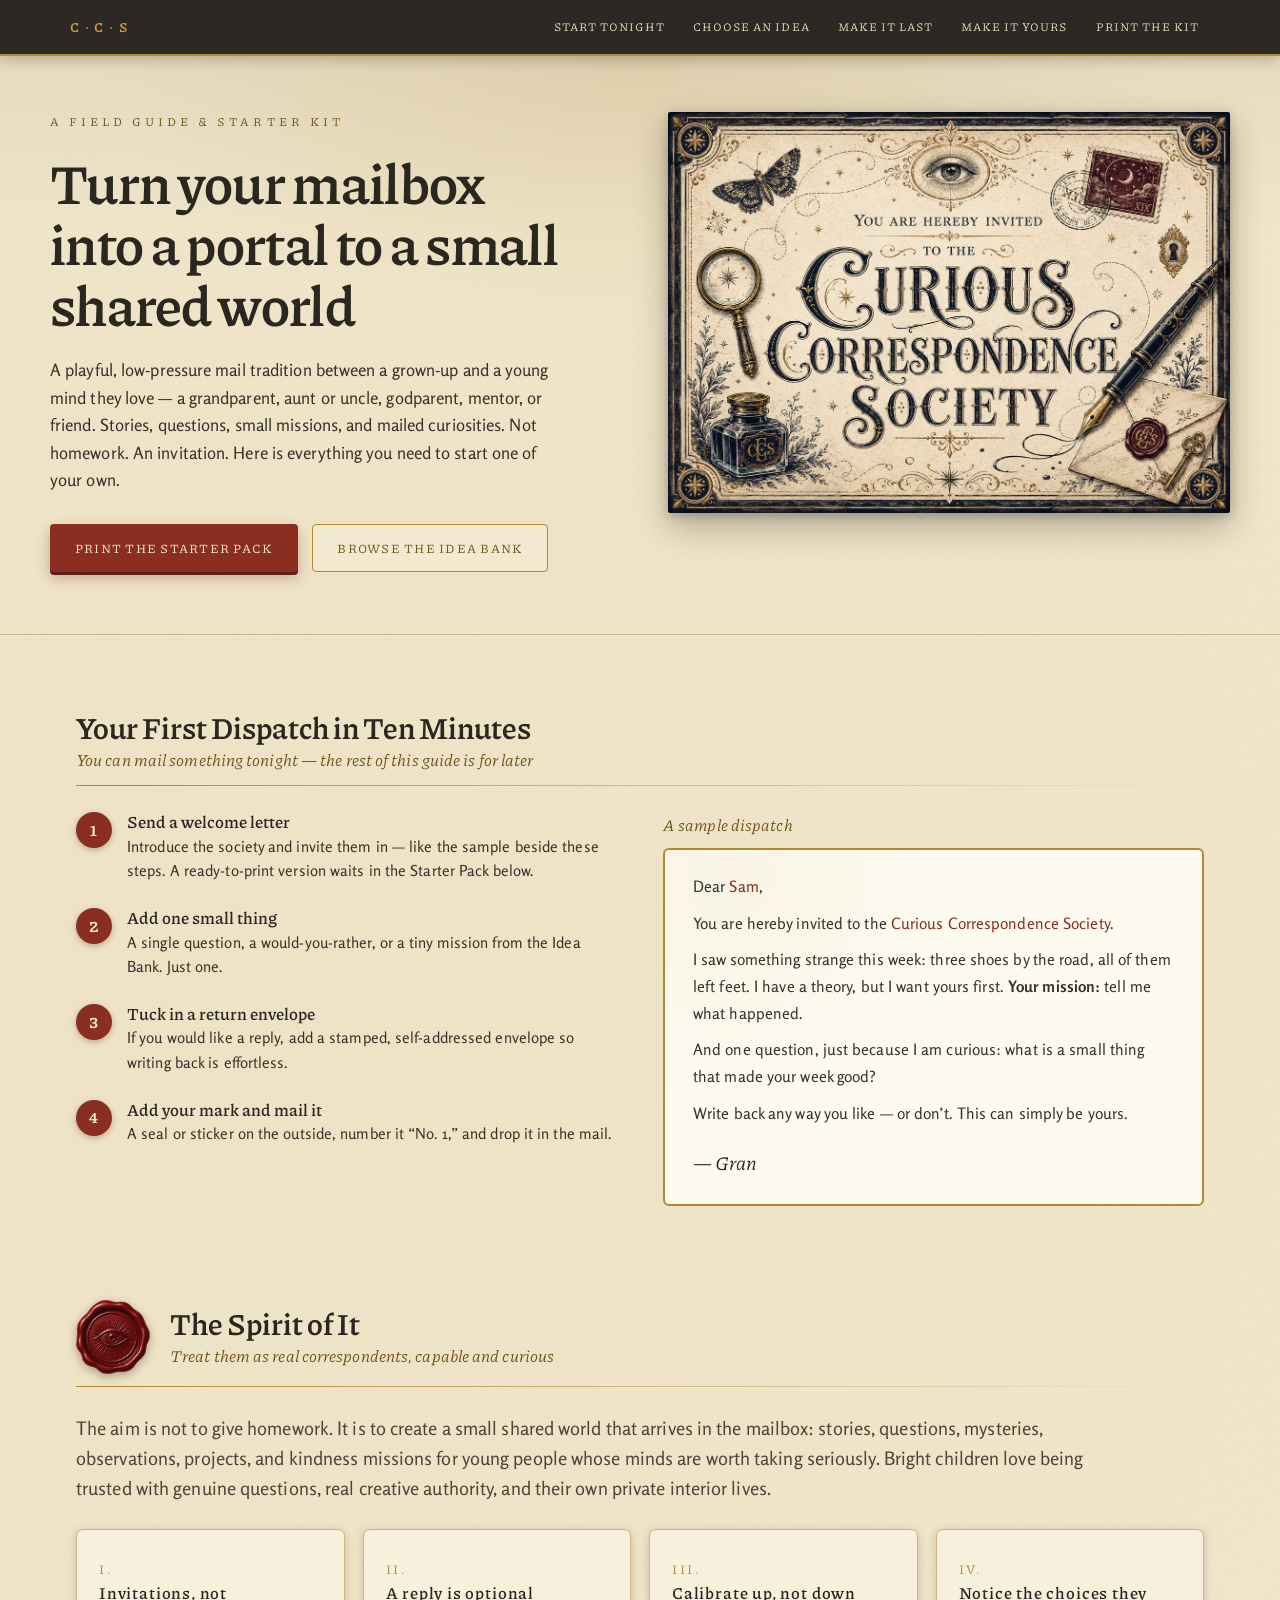
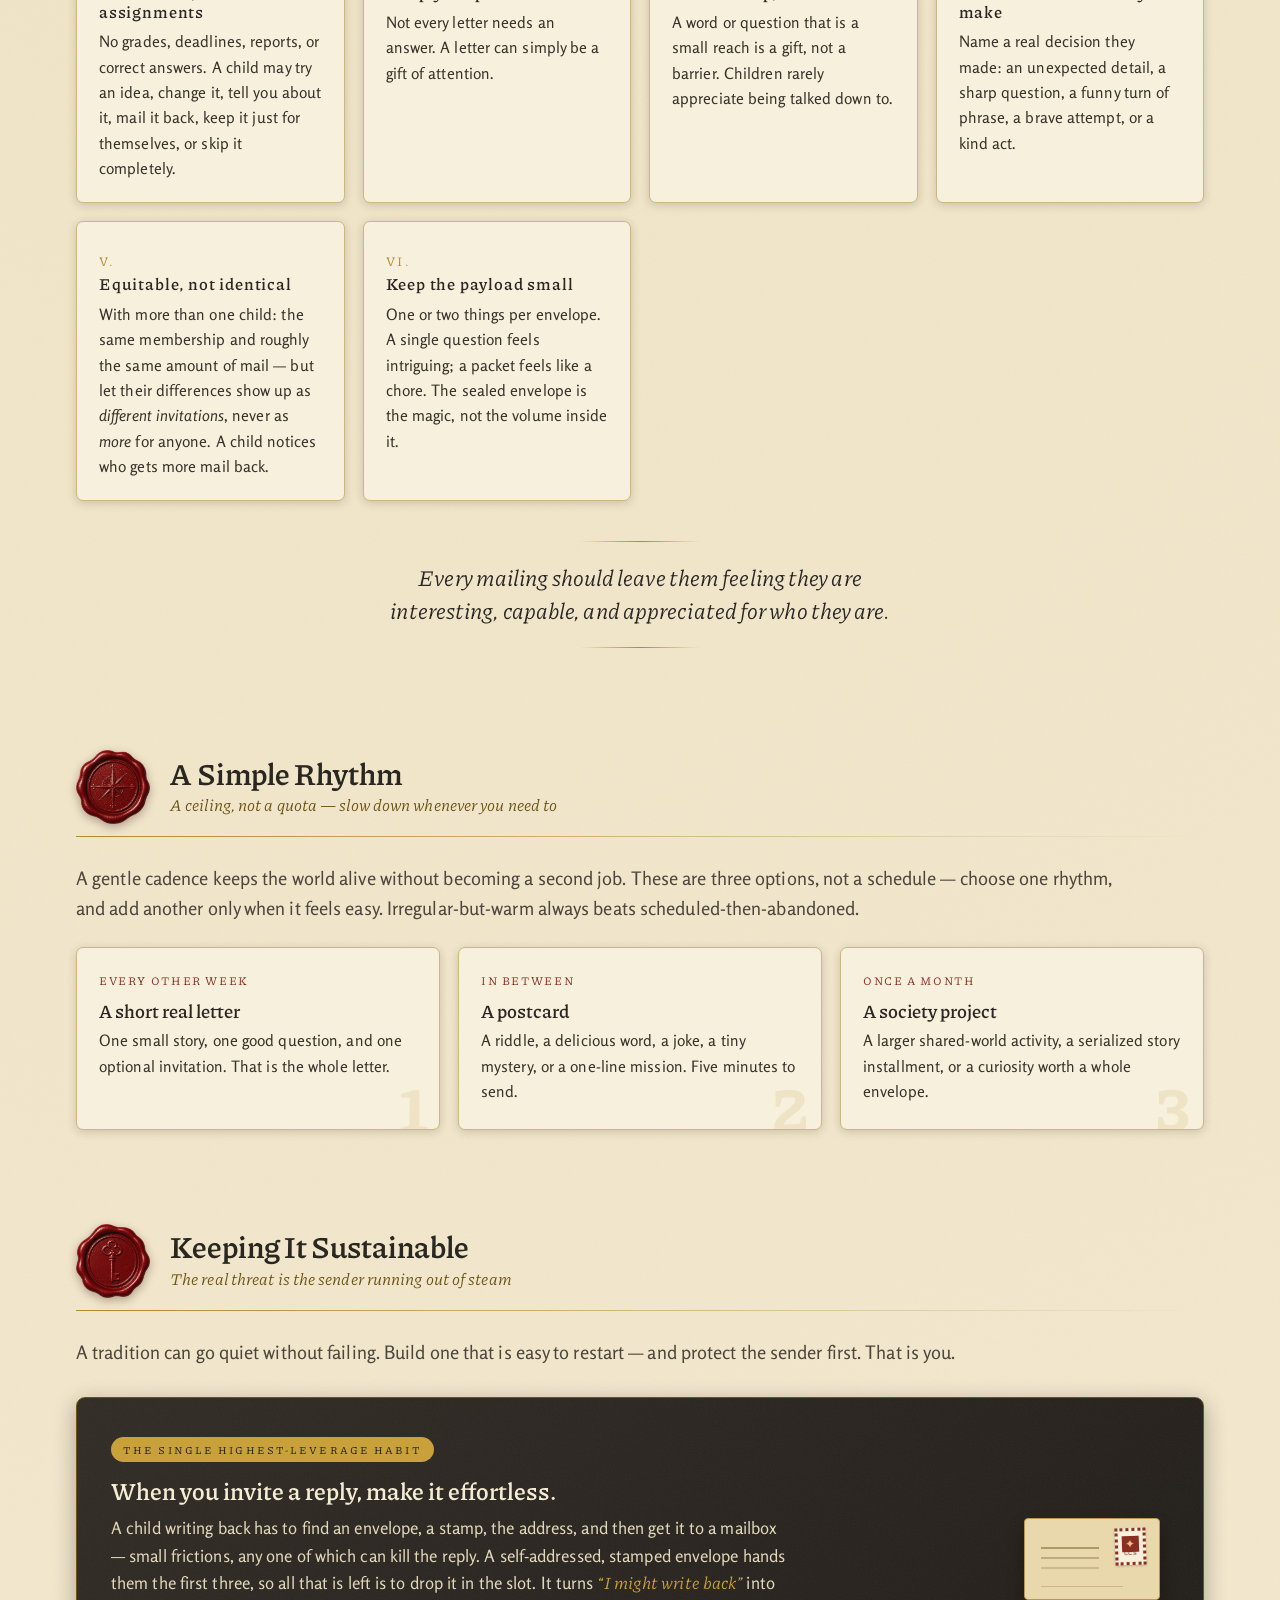
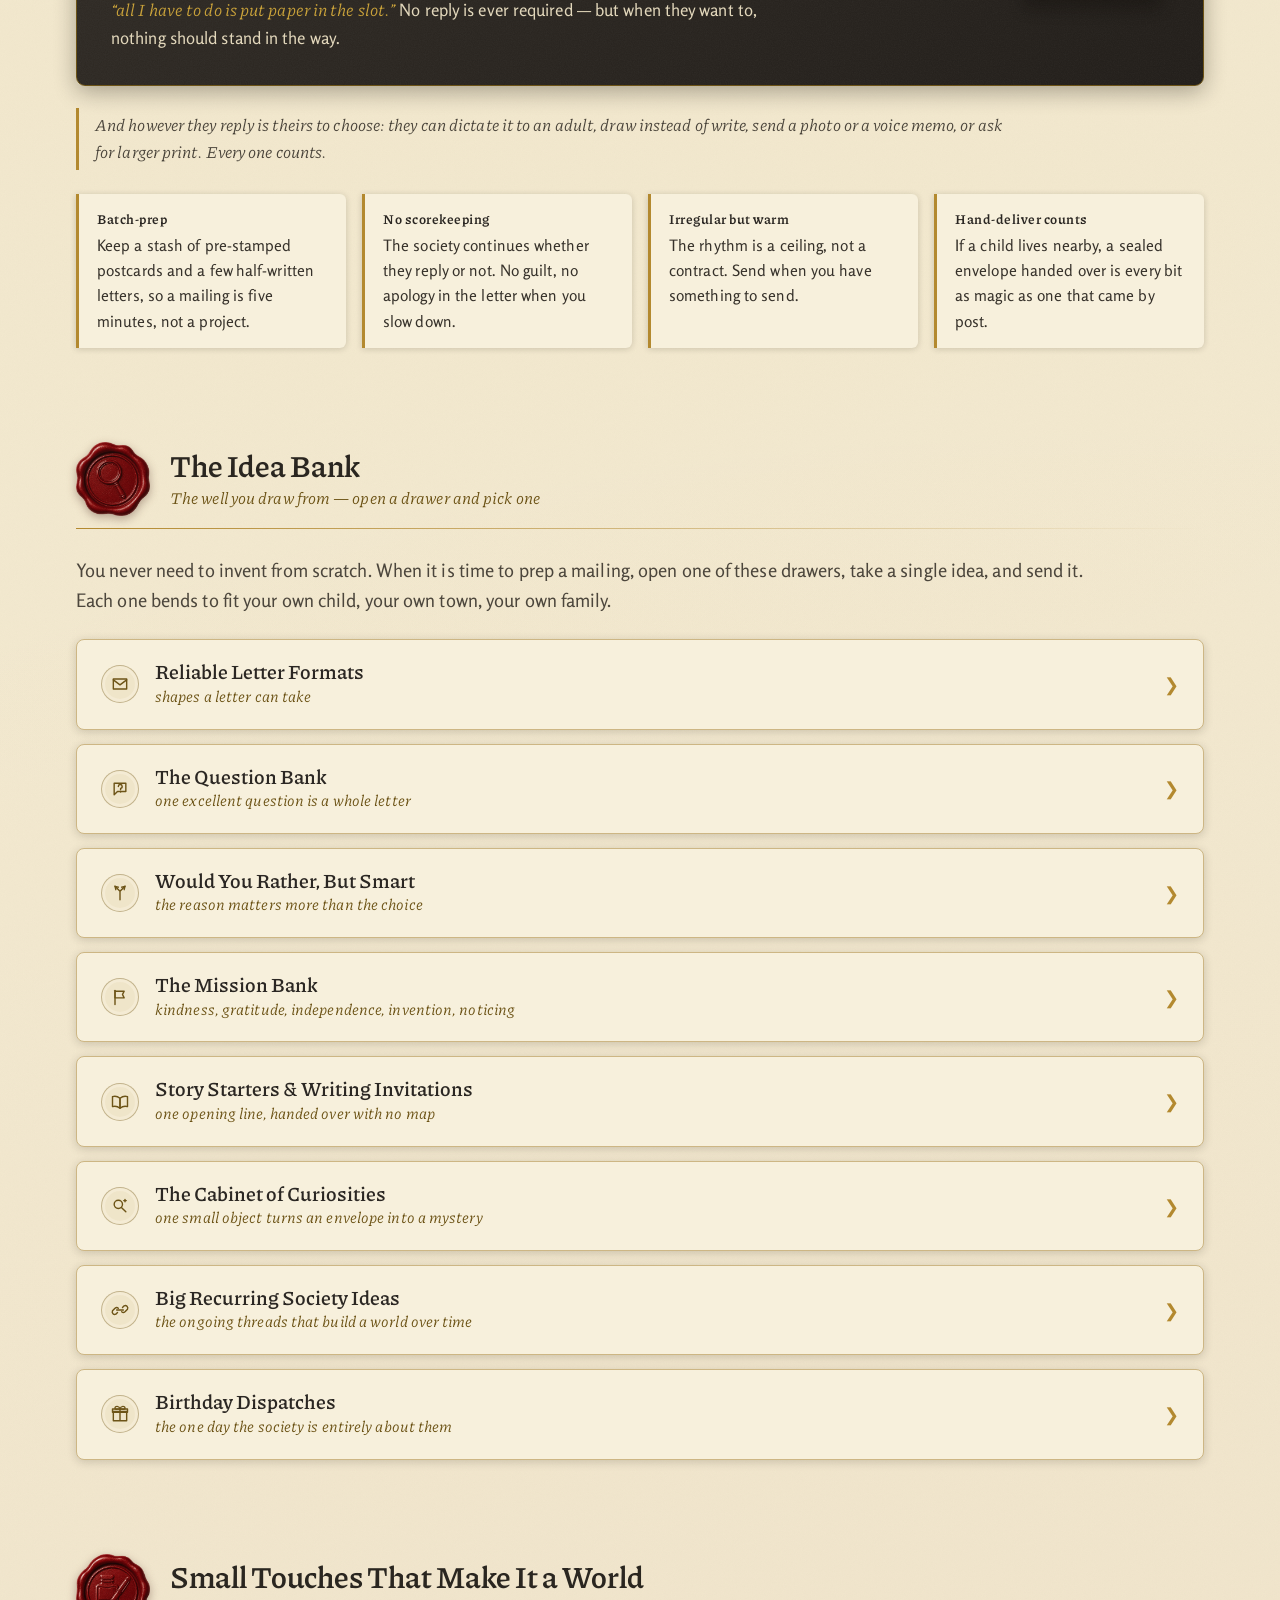
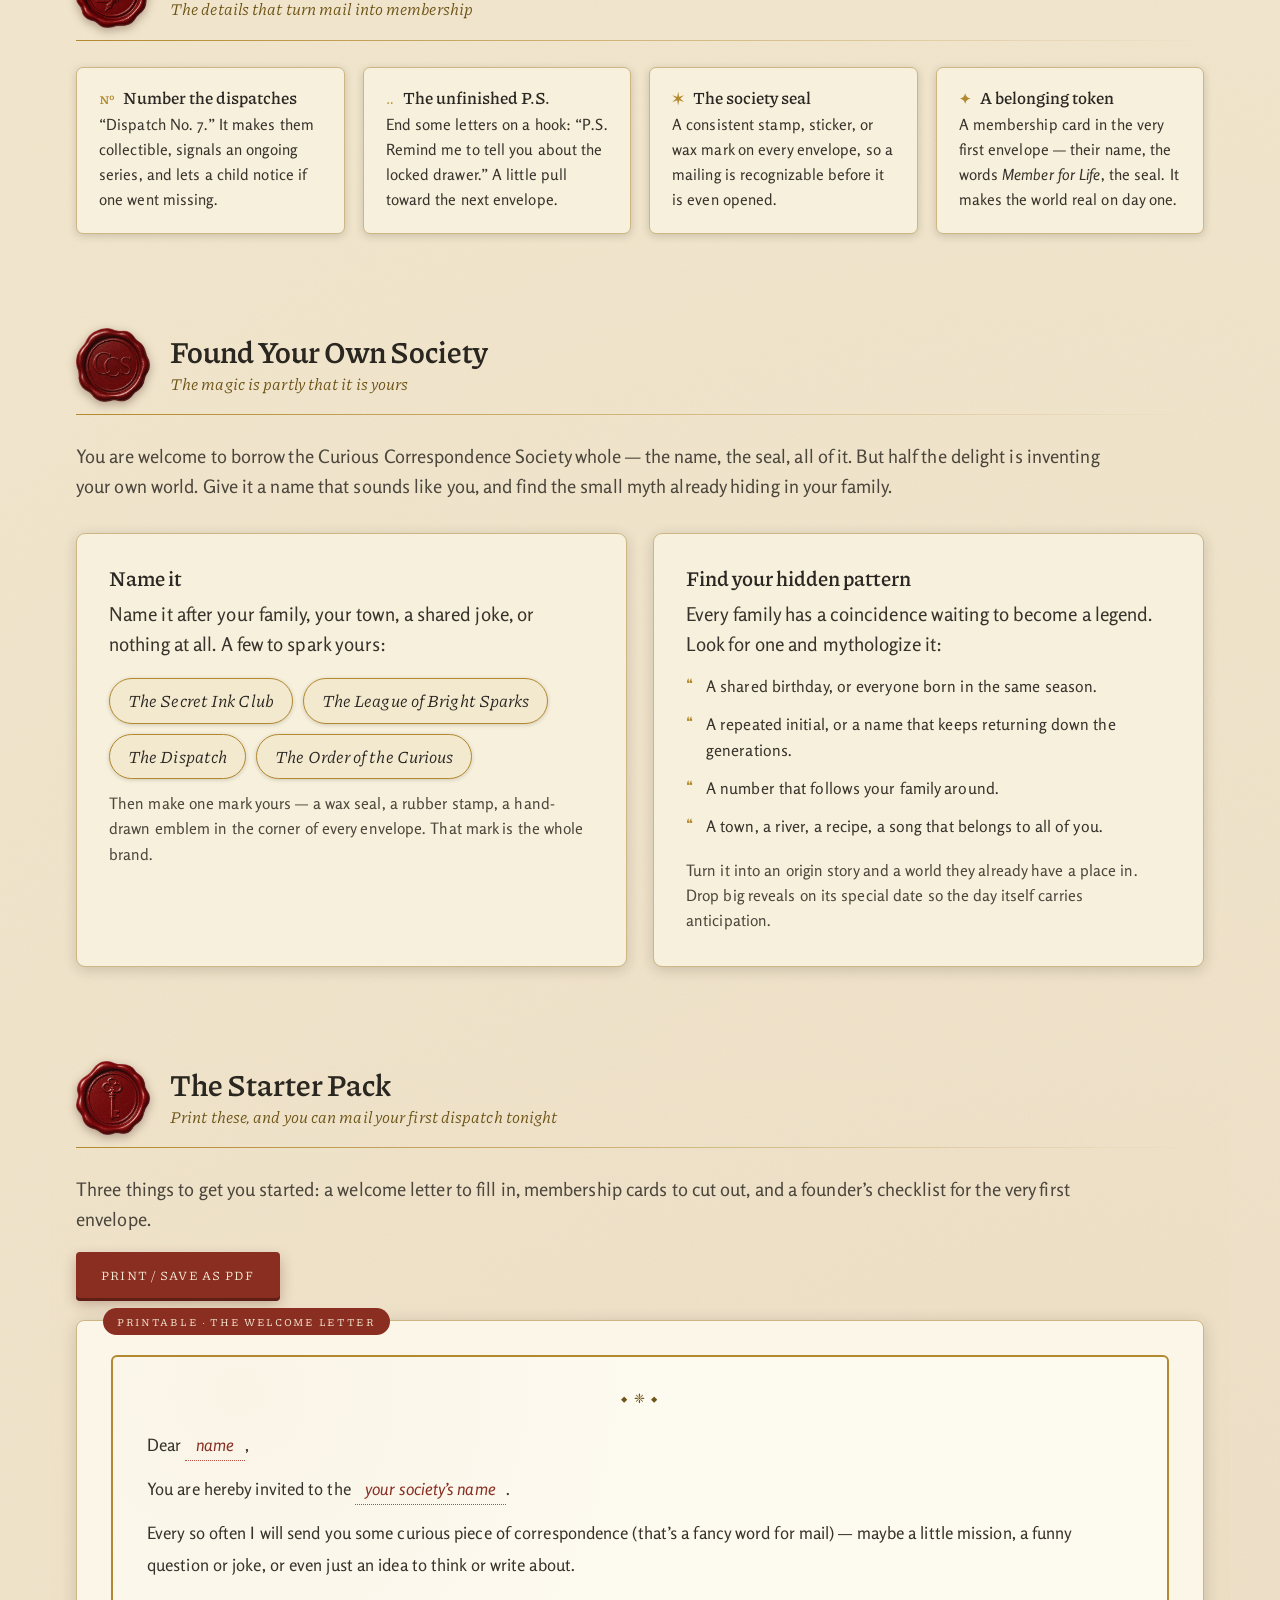
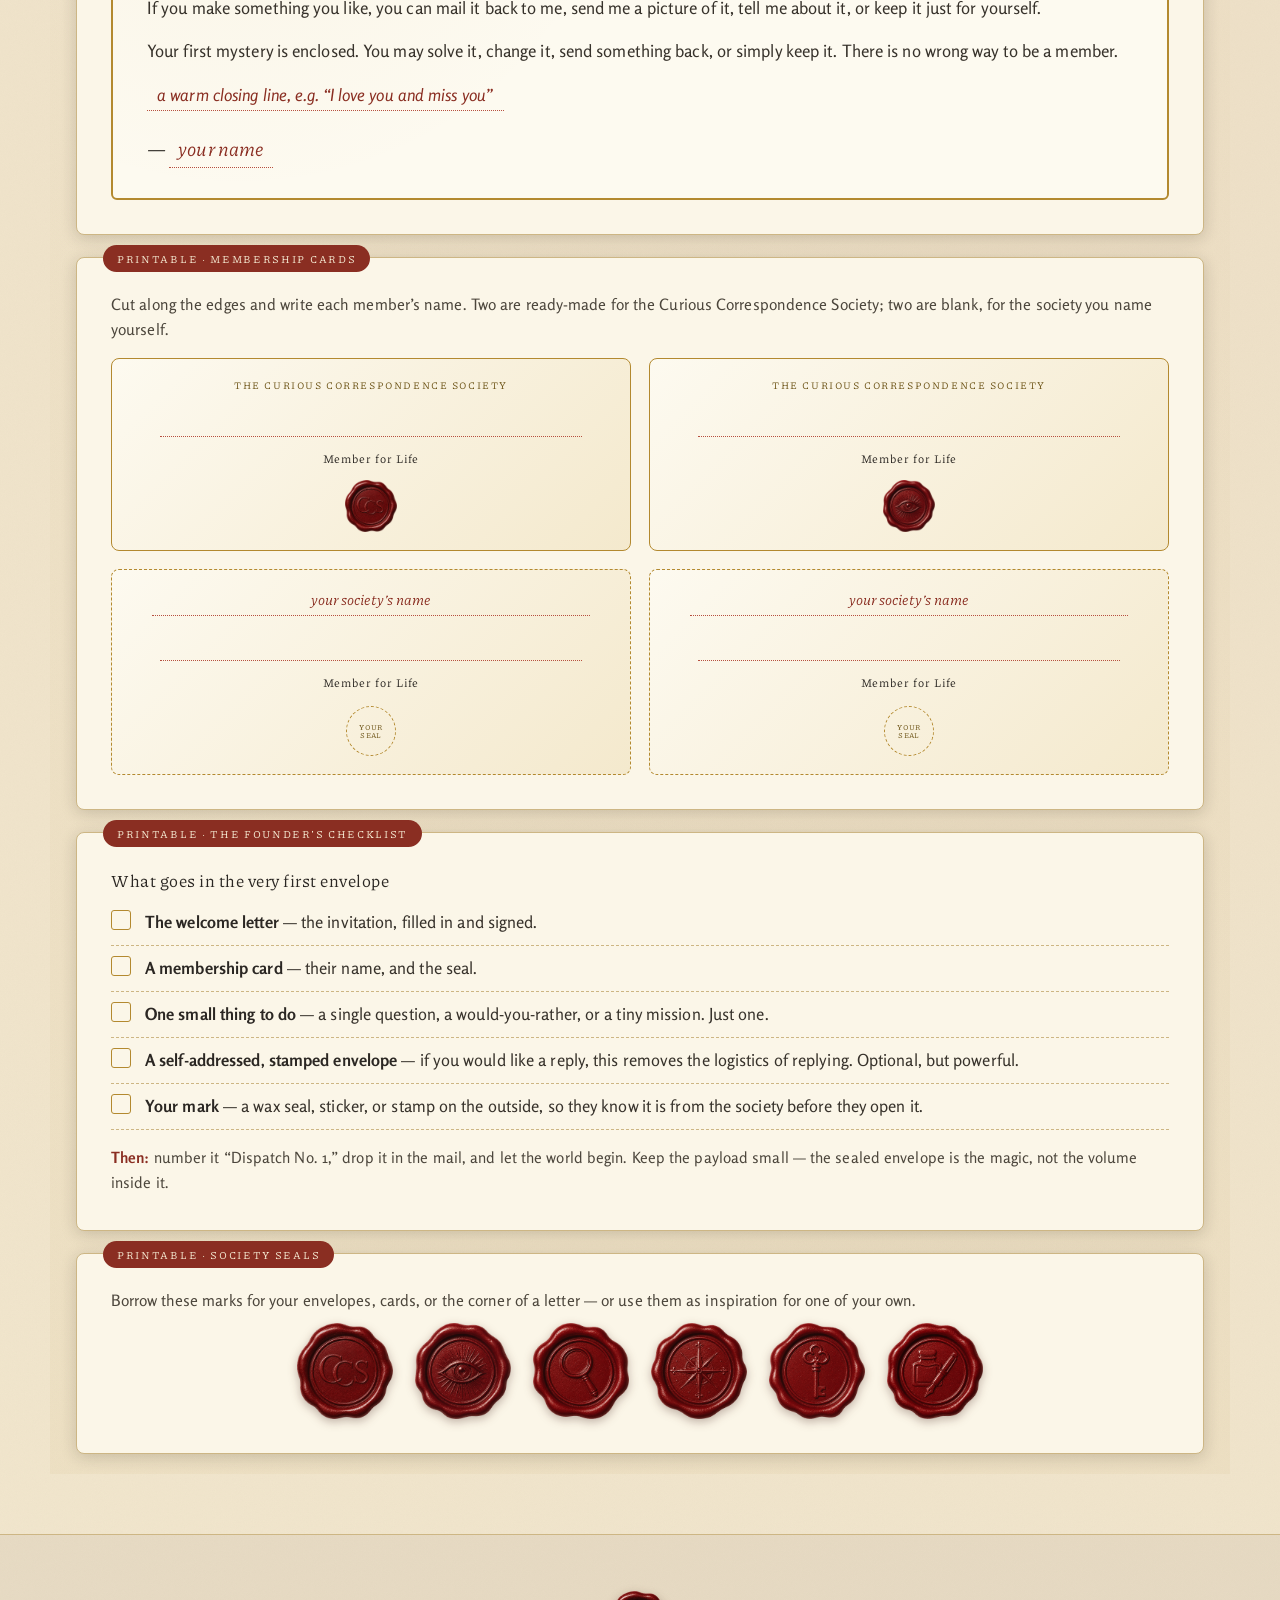
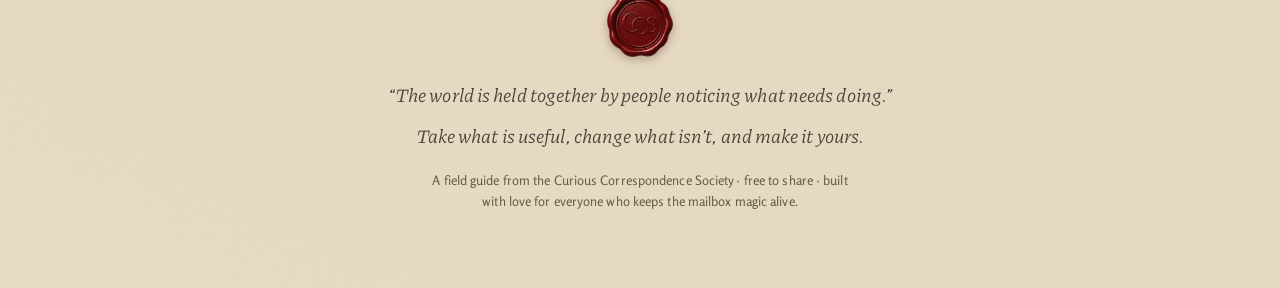
<file: index.html>
<!DOCTYPE html>
<html lang="en">
<head>
<meta charset="UTF-8">
<meta name="viewport" content="width=device-width, initial-scale=1.0">
<title>The Curious Correspondence Society — Start Your Own</title>
<link rel="preconnect" href="https://fonts.googleapis.com">
<link rel="preconnect" href="https://fonts.gstatic.com" crossorigin>
<link href="https://fonts.googleapis.com/css2?family=Piazzolla:ital,opsz,wght@0,8..30,400..700;1,8..30,400..600&family=Rosario:ital,wght@0,400..700;1,400..600&display=swap" rel="stylesheet">
<style>
  :root{
    --parchment:#f3e9cf;
    --parchment-deep:#ecdfbe;
    --parchment-card:#f7f0dc;
    --ink:#2a2620;
    --ink-soft:#4c463c;
    --ink-body:#37322b;
    --charcoal:#2b2723;
    --gold:#b3892f;
    --gold-bright:#c8a13a;
    --gold-deep:#6d5417;
    --wax:#8a2e22;
    --wax-soft:#b7503f;
    --rule:#cdb684;
    --shadow:rgba(32,26,18,.18);
  }
  *{box-sizing:border-box;margin:0;padding:0}
  html{scroll-behavior:smooth}
  body{
    font-family:'Rosario',system-ui,sans-serif;
    color:var(--ink-body);
    background:var(--parchment);
    background-image:
      radial-gradient(circle at 15% 12%, rgba(179,137,47,.06), transparent 42%),
      radial-gradient(circle at 85% 78%, rgba(138,46,34,.05), transparent 45%),
      url("data:image/svg+xml,%3Csvg xmlns='http://www.w3.org/2000/svg' width='140' height='140'%3E%3Cfilter id='n'%3E%3CfeTurbulence type='fractalNoise' baseFrequency='0.9' numOctaves='2' stitchTiles='stitch'/%3E%3CfeColorMatrix type='saturate' values='0'/%3E%3C/filter%3E%3Crect width='140' height='140' filter='url(%23n)' opacity='0.035'/%3E%3C/svg%3E");
    font-size:19px;
    line-height:1.62;
    letter-spacing:.005em;
  }
  h1,h2,h3,.display{font-family:'Piazzolla',serif;font-optical-sizing:auto;color:var(--ink);font-weight:600;letter-spacing:0;line-height:1.18}
  .fell{font-family:'Piazzolla',serif;font-style:italic}
  a{color:var(--wax)}
  a:focus-visible, summary:focus-visible, .btn:focus-visible, button:focus-visible{outline:2px solid var(--wax);outline-offset:3px;border-radius:3px}
  nav a:focus-visible{outline-color:var(--gold-bright);outline-offset:2px}
  .visually-hidden{position:absolute!important;width:1px;height:1px;padding:0;margin:-1px;overflow:hidden;clip:rect(0 0 0 0);white-space:nowrap;border:0}
  .skip-link{position:absolute;left:8px;top:-48px;z-index:60;background:var(--wax);color:#f6ecd4;padding:9px 16px;border-radius:0 0 5px 5px;font-family:'Piazzolla',serif;font-size:.72rem;letter-spacing:.08em;text-transform:uppercase;text-decoration:none;transition:top .15s}
  .skip-link:focus{top:0}
  @media(prefers-reduced-motion:reduce){html{scroll-behavior:auto} *{transition:none!important;animation:none!important}}

  /* ===== NAV ===== */
  nav{
    position:sticky;top:0;z-index:40;
    background:rgba(38,34,30,.97);
    backdrop-filter:blur(4px);
    border-bottom:2px solid var(--gold);
    box-shadow:0 2px 14px rgba(20,16,10,.28);
  }
  nav .wrap{max-width:1180px;margin:0 auto;display:flex;align-items:center;gap:6px;padding:0 20px;height:54px;overflow-x:auto}
  nav .brand{font-family:'Piazzolla',serif;color:var(--gold-bright);font-weight:700;font-size:.82rem;letter-spacing:.14em;text-transform:uppercase;white-space:nowrap;margin-right:auto;padding-right:14px}
  nav a{
    color:#e7dcc0;text-decoration:none;font-family:'Piazzolla',serif;font-size:.72rem;
    letter-spacing:.09em;text-transform:uppercase;white-space:nowrap;padding:7px 11px;border-radius:3px;
    transition:color .18s,background .18s
  }
  nav a:hover{color:var(--gold-bright);background:rgba(255,255,255,.06)}

  /* ===== LAYOUT ===== */
  .section{max-width:1180px;margin:0 auto;padding:74px 26px 20px;scroll-margin-top:66px}
  .section.narrow{max-width:860px}
  .lede{font-size:1.16rem;color:var(--ink-soft);max-width:56em}

  /* ===== HERO — split: copy left, invitation art right (art-first on mobile) ===== */
  header.hero{
    position:relative;
    padding:56px 26px 62px;
    background:
      linear-gradient(180deg, rgba(40,36,31,.05), transparent 30%),
      radial-gradient(ellipse 70% 80% at 50% 0%, rgba(179,137,47,.14), transparent 60%);
    border-bottom:1px solid var(--rule);
  }
  .hero-split{max-width:1180px;margin:0 auto;display:grid;grid-template-columns:1fr 1.06fr;gap:88px;align-items:start}
  .hero-art{order:2;margin:0}
  .hero-art img{
    display:block;width:100%;height:auto;border-radius:2px;
    box-shadow:0 14px 34px rgba(32,26,18,.30), 0 3px 10px rgba(32,26,18,.20);
  }
  .hero-copy{order:1}
  header.hero .kicker{font-family:'Piazzolla',serif;letter-spacing:.34em;text-transform:uppercase;font-size:.74rem;color:var(--gold-deep);margin-bottom:20px}
  header.hero .tag{
    font-family:'Piazzolla',serif;font-optical-sizing:auto;font-weight:600;
    font-size:clamp(2.2rem,4.4vw,3.5rem);line-height:1.09;letter-spacing:-.012em;
    color:var(--ink);margin:0 0 22px;max-width:13em;
  }
  header.hero .intro{max-width:30em;font-size:1.06rem;color:var(--ink-body)}
  .cta-row{display:flex;gap:14px;flex-wrap:wrap;margin-top:30px}
  @media(max-width:900px){
    header.hero{padding:38px 22px 48px}
    .hero-split{grid-template-columns:1fr;gap:34px}
    .hero-art{order:1}
    .hero-copy{order:2}
    header.hero .tag{max-width:none}
    header.hero .intro{max-width:none}
  }
  .btn{
    font-family:'Piazzolla',serif;font-size:.78rem;letter-spacing:.1em;text-transform:uppercase;
    padding:13px 24px;border-radius:4px;text-decoration:none;cursor:pointer;border:1.5px solid transparent;
    transition:transform .14s,box-shadow .14s,background .14s
  }
  .btn.primary{background:var(--wax);color:#f6ecd4;box-shadow:0 3px 0 #5f1f16,0 6px 14px rgba(90,30,20,.3)}
  .btn.primary:hover{transform:translateY(-1px);box-shadow:0 4px 0 #5f1f16,0 9px 18px rgba(90,30,20,.34)}
  .btn.ghost{border-color:var(--gold);color:var(--gold-deep);background:rgba(247,240,220,.5)}
  .btn.ghost:hover{background:var(--gold);color:#fff}

  /* ===== QUICK START ===== */
  .start-grid{display:grid;grid-template-columns:1fr 1fr;gap:46px;margin-top:24px;align-items:start}
  .quickstart{display:flex;flex-direction:column;gap:24px}
  .qstep{display:grid;grid-template-columns:auto 1fr;column-gap:15px;row-gap:3px;align-items:start}
  .qstep .qnum{grid-column:1;grid-row:1 / span 2;display:flex;align-items:center;justify-content:center;width:36px;height:36px;border-radius:50%;background:var(--wax);color:#f6ecd4;font-family:'Piazzolla',serif;font-weight:700;font-size:1.02rem;box-shadow:0 2px 6px rgba(90,30,20,.3)}
  .qstep h3{grid-column:2;grid-row:1;font-size:1.04rem;color:var(--charcoal);margin-bottom:0}
  .qstep p{grid-column:2;grid-row:2;font-size:.95rem}
  .example-cap{font-family:'Piazzolla',serif;font-style:italic;color:var(--gold-deep);font-size:1rem;margin-bottom:10px}
  .letter.example{margin:0;font-size:.98rem;line-height:1.7;padding:24px 28px}
  .replynote{margin-top:22px;font-family:'Piazzolla',serif;font-style:italic;color:var(--ink-soft);font-size:1.04rem;border-left:3px solid var(--gold);padding:4px 0 4px 16px;max-width:56em}
  @media(max-width:760px){.start-grid{grid-template-columns:1fr;gap:30px}}

  /* ===== SECTION HEADINGS ===== */
  .head{display:flex;align-items:center;gap:20px;margin-bottom:12px}
  .head .seal{width:74px;height:74px;flex:none;filter:drop-shadow(0 3px 5px rgba(60,20,14,.34))}
  .head h2{font-size:1.9rem}
  .head .sub{font-family:'Piazzolla',serif;font-style:italic;color:var(--gold-deep);font-size:1.02rem;margin-top:2px}
  .rule{height:1px;background:linear-gradient(90deg,var(--gold),transparent);margin:8px 0 26px}

  /* ===== SPIRIT / PRINCIPLE CARDS ===== */
  .principles{display:grid;grid-template-columns:repeat(auto-fit,minmax(232px,1fr));gap:18px;margin-top:26px}
  .principle{background:var(--parchment-card);border:1px solid var(--rule);border-radius:7px;padding:22px 22px 20px;box-shadow:0 2px 10px var(--shadow)}
  .principle h3{font-size:1.02rem;letter-spacing:.05em;margin-bottom:8px;color:var(--charcoal)}
  .principle p{font-size:.98rem;color:var(--ink-body)}
  .principle .mark{font-family:'Piazzolla';color:var(--gold);font-size:.8rem;letter-spacing:.2em}

  blockquote.oath{
    font-family:'Piazzolla',serif;font-style:italic;font-size:1.4rem;line-height:1.5;
    text-align:center;color:var(--charcoal);max-width:24em;margin:40px auto 8px;position:relative;padding:20px 0
  }
  blockquote.oath::before,blockquote.oath::after{content:'';position:absolute;left:50%;transform:translateX(-50%);width:120px;height:1px;background:linear-gradient(90deg,transparent,var(--gold),transparent)}
  blockquote.oath::before{top:0}blockquote.oath::after{bottom:0}

  /* ===== RHYTHM ===== */
  .rhythm{display:grid;grid-template-columns:repeat(auto-fit,minmax(230px,1fr));gap:18px;margin-top:24px}
  .beat{background:var(--parchment-card);border:1px solid var(--rule);border-radius:7px;padding:24px 22px;box-shadow:0 2px 10px var(--shadow);position:relative;overflow:hidden}
  .beat .when{font-family:'Piazzolla';font-size:.72rem;letter-spacing:.14em;text-transform:uppercase;color:var(--wax);margin-bottom:9px}
  .beat h3{font-size:1.16rem;margin-bottom:7px;color:var(--charcoal)}
  .beat p{font-size:.98rem}
  .beat .num{position:absolute;right:12px;bottom:-10px;font-family:'Piazzolla';font-weight:700;font-size:4.2rem;color:rgba(179,137,47,.13);line-height:1}

  /* ===== SUSTAIN / SASE HIGHLIGHT ===== */
  .keystone{
    background:url("data:image/svg+xml,%3Csvg xmlns='http://www.w3.org/2000/svg' width='160' height='160'%3E%3Cfilter id='ink'%3E%3CfeTurbulence type='fractalNoise' baseFrequency='0.85' numOctaves='2' stitchTiles='stitch'/%3E%3CfeColorMatrix type='saturate' values='0'/%3E%3C/filter%3E%3Crect width='160' height='160' filter='url(%23ink)' opacity='0.05'/%3E%3C/svg%3E"), linear-gradient(140deg,#302b25,#211d19);color:#f0e7cd;border-radius:9px;
    padding:34px 214px 34px 34px;min-height:228px;margin-top:30px;border:1px solid var(--gold-deep);position:relative;overflow:hidden;
    box-shadow:0 6px 22px rgba(20,16,10,.32)
  }
  .keystone .tagpill{display:inline-block;font-family:'Piazzolla';font-size:.66rem;letter-spacing:.2em;text-transform:uppercase;color:#241f1a;background:var(--gold-bright);padding:4px 12px;border-radius:20px;margin-bottom:14px}
  .keystone h3{color:#f4ecd4;font-size:1.5rem;margin-bottom:10px}
  .keystone p{color:#e2d7bb;font-size:1.06rem;max-width:40em}
  .keystone .hl{color:var(--gold-bright);font-style:italic;font-family:'Piazzolla',serif}
  .mail-animation{position:absolute;right:38px;top:50%;width:146px;height:132px;transform:translateY(-50%)}
  .mail-envelope{position:absolute;left:5px;bottom:8px;width:136px;height:82px;background:#ead8ad;border:1px solid #b99752;border-radius:4px;box-shadow:0 8px 16px rgba(12,9,6,.32);z-index:2;overflow:hidden;animation:envelope-receive 4.6s ease-in-out 2 both}
  .mail-envelope::before{content:'';position:absolute;left:16px;top:28px;width:58px;height:2px;background:rgba(109,84,23,.48);box-shadow:0 10px 0 rgba(109,84,23,.34),0 20px 0 rgba(109,84,23,.24)}
  .mail-envelope::after{content:'';position:absolute;left:16px;bottom:12px;width:82px;height:1px;background:rgba(109,84,23,.25)}
  .postage-stamp{position:absolute;left:96px;top:52px;width:31px;height:37px;background:var(--parchment-card);border:3px dotted var(--wax);outline:1px solid rgba(243,233,207,.9);outline-offset:-4px;box-shadow:0 2px 4px rgba(30,12,8,.28);z-index:4;transform:rotate(-2deg);animation:postage-place 4.6s cubic-bezier(.36,.05,.22,1) 2 forwards}
  .postage-stamp::before{content:'✦';position:absolute;inset:5px 4px 10px;display:grid;place-items:center;background:var(--wax);color:#e8c487;font-family:'Piazzolla',serif;font-size:.72rem;line-height:1}
  .postage-stamp::after{content:'CCS';position:absolute;left:0;right:0;bottom:4px;text-align:center;font-family:'Piazzolla',serif;font-size:.34rem;font-weight:700;letter-spacing:.08em;color:var(--wax)}
  .stamp-contact{position:absolute;left:90px;top:47px;width:43px;height:48px;border:1px solid rgba(200,161,58,.48);border-radius:50%;opacity:0;z-index:3;animation:stamp-contact 4.6s ease-in-out 2 both}
  @keyframes postage-place{0%,12%{opacity:0;transform:translate(19px,-58px) rotate(12deg) scale(1.06);box-shadow:0 10px 14px rgba(30,12,8,.22)}22%{opacity:1}48%,100%{opacity:1;transform:translate(0,0) rotate(-2deg) scale(1);box-shadow:0 1px 2px rgba(30,12,8,.22)}}
  @keyframes envelope-receive{0%,44%,100%{transform:translateY(0) rotate(0)}49%{transform:translateY(3px) rotate(.5deg)}56%{transform:translateY(-1px) rotate(-.25deg)}}
  @keyframes stamp-contact{0%,45%,100%{opacity:0;transform:scale(.72)}50%{opacity:.9;transform:scale(1)}64%{opacity:0;transform:scale(1.18)}}
  @media(max-width:780px){.keystone{padding:34px 34px 160px;min-height:0}.mail-animation{right:50%;top:auto;bottom:14px;transform:translateX(50%)}}
  .sustain-list{display:grid;grid-template-columns:repeat(auto-fit,minmax(240px,1fr));gap:16px;margin-top:24px}
  .sustain-list li{list-style:none;background:var(--parchment-card);border-left:3px solid var(--gold);padding:14px 18px;border-radius:0 6px 6px 0;font-size:.98rem;box-shadow:0 1px 6px var(--shadow)}
  .sustain-list li b{color:var(--charcoal);font-family:'Piazzolla';font-size:.82rem;letter-spacing:.04em;display:block;margin-bottom:3px}

  /* ===== IDEA BANK (accordion) ===== */
  .bank-intro{margin-bottom:8px}
  .bank{display:flex;flex-direction:column;gap:14px;margin-top:24px}
  details.cat{
    background:var(--parchment-card);border:1px solid var(--rule);border-radius:8px;
    box-shadow:0 2px 10px var(--shadow);overflow:hidden;transition:box-shadow .2s
  }
  details.cat[open]{box-shadow:0 5px 20px rgba(60,40,16,.16)}
  details.cat summary{
    cursor:pointer;list-style:none;padding:20px 24px;display:flex;align-items:center;gap:16px;
    user-select:none;transition:background .16s
  }
  details.cat summary::-webkit-details-marker{display:none}
  details.cat summary:hover{background:rgba(179,137,47,.07)}
  .cat .icn{display:grid;place-items:center;flex:none;width:38px;height:38px;color:var(--gold-deep);background:rgba(179,137,47,.10);border:1px solid rgba(109,84,23,.35);border-radius:50%;box-shadow:inset 0 0 0 3px rgba(247,240,220,.55)}
  .cat .icn svg{display:block;width:20px;height:20px;fill:none;stroke:currentColor;stroke-width:1.7;stroke-linecap:round;stroke-linejoin:round}
  .cat .cat-t{flex:1}
  .cat .cat-t h3{font-size:1.24rem;color:var(--charcoal)}
  .cat .cat-t .cap{font-family:'Piazzolla',serif;font-style:italic;color:var(--gold-deep);font-size:.96rem}
  .cat .chev{font-family:'Piazzolla';color:var(--gold);font-size:1.1rem;transition:transform .22s;flex:none}
  details.cat[open] .chev{transform:rotate(90deg)}
  .cat-body{padding:2px 26px 26px 74px}
  .cat-body>p.note{font-size:.98rem;color:var(--ink-soft);margin:6px 0 16px;max-width:46em}
  .fmt{margin-bottom:20px}
  .fmt h4{font-family:'Piazzolla';font-size:.95rem;letter-spacing:.03em;color:var(--wax);margin-bottom:5px}
  .fmt p{font-size:.99rem}
  .idea-list{columns:2;column-gap:34px;margin-top:6px}
  .idea-list li{list-style:none;padding:6px 0 6px 20px;position:relative;break-inside:avoid;font-size:1rem}
  .idea-list li::before{content:'\275D';position:absolute;left:0;top:5px;color:var(--gold);font-size:.8rem}
  .subhead{font-family:'Piazzolla';font-size:.86rem;letter-spacing:.08em;text-transform:uppercase;color:var(--charcoal);margin:20px 0 6px;padding-bottom:5px;border-bottom:1px solid var(--rule)}
  .wordtrio{display:inline-block;background:rgba(179,137,47,.14);border:1px solid var(--rule);border-radius:4px;padding:2px 9px;margin:3px 5px 3px 0;font-family:'Piazzolla';font-size:.82rem;color:var(--gold-deep)}

  /* ===== TOUCHES ===== */
  .touches{display:grid;grid-template-columns:repeat(auto-fit,minmax(250px,1fr));gap:18px;margin-top:24px}
  .touch{background:var(--parchment-card);border:1px solid var(--rule);border-radius:7px;padding:20px 22px;box-shadow:0 2px 9px var(--shadow)}
  .touch h3{font-size:1.05rem;color:var(--charcoal);margin-bottom:6px;display:flex;align-items:baseline;gap:9px}
  .touch h3 .g{font-family:'Piazzolla';color:var(--gold);font-size:.9rem}
  .touch p{font-size:.96rem}

  /* ===== FOUND YOUR OWN ===== */
  .found{background:var(--parchment-card);border:1px solid var(--rule);border-radius:9px;padding:32px;margin-top:24px;box-shadow:0 3px 14px var(--shadow)}
  .found h3{color:var(--charcoal);font-size:1.3rem;margin-bottom:8px}
  .namegrid{display:flex;flex-wrap:wrap;gap:10px;margin:18px 0 6px}
  .namechip{font-family:'Piazzolla',serif;font-style:italic;font-size:1.06rem;color:var(--charcoal);background:var(--parchment);border:1px solid var(--gold);border-radius:30px;padding:8px 18px;box-shadow:0 1px 4px var(--shadow)}
  .twocol{display:grid;grid-template-columns:1fr 1fr;gap:26px;margin-top:8px}
  @media(max-width:720px){.twocol{grid-template-columns:1fr}.idea-list{columns:1}}

  /* ===== PRINTABLES ===== */
  #printables{background:linear-gradient(180deg,transparent,rgba(179,137,47,.06))}
  .printable{
    background:#fbf6e8;border:1px solid var(--rule);border-radius:8px;padding:34px;margin-top:22px;
    box-shadow:0 3px 16px var(--shadow);position:relative
  }
  .printable .plabel{position:absolute;top:-13px;left:26px;background:var(--wax);color:#f6ecd4;font-family:'Piazzolla';font-size:.66rem;letter-spacing:.16em;text-transform:uppercase;padding:5px 14px;border-radius:20px}
  .letter{
    border:2px double var(--gold);border-radius:6px;padding:30px 34px;background:
      radial-gradient(circle at 12% 8%,rgba(179,137,47,.05),transparent 40%),#fdfaf0;
    font-size:1.06rem;line-height:1.85
  }
  .letter .fill{border-bottom:1.5px dotted var(--wax-soft);color:var(--wax);font-style:italic;padding:0 6px;min-width:60px;display:inline-block}
  .letter .sig{font-family:'Piazzolla',serif;font-style:italic;font-size:1.2rem;color:var(--charcoal);margin-top:20px}
  .cards-sheet{display:grid;grid-template-columns:1fr 1fr;gap:18px;margin-top:6px}
  .memcard{
    border:1.5px solid var(--gold);border-radius:8px;padding:18px;text-align:center;background:
      linear-gradient(135deg,#fdfaf0,#f4e9cd);position:relative;min-height:172px;
      display:flex;flex-direction:column;justify-content:center;gap:5px
  }
  .memcard .mc-soc{font-family:'Piazzolla';font-size:.62rem;letter-spacing:.16em;text-transform:uppercase;color:var(--gold-deep)}
  .memcard .mc-name{font-family:'Piazzolla',serif;font-style:italic;font-size:1.1rem;color:var(--wax);border-bottom:1px dotted var(--wax-soft);padding-bottom:5px;margin:4px 30px}
  .memcard .mc-status{font-family:'Piazzolla';font-size:.72rem;letter-spacing:.08em;color:var(--charcoal);margin-top:4px}
  .memcard .mc-seal{width:52px;height:52px;margin:6px auto 0}
  .memcard.blank{border-style:dashed}
  .mc-soc-fill{font-family:'Piazzolla',serif;font-style:italic;font-size:.9rem;color:var(--wax);border-bottom:1px dotted var(--wax-soft);padding-bottom:4px;margin:0 22px 2px}
  .mc-emblem-blank{width:50px;height:50px;margin:8px auto 0;border:1.5px dashed var(--gold);border-radius:50%;display:flex;align-items:center;justify-content:center;font-family:'Piazzolla',serif;font-size:.46rem;line-height:1.15;color:var(--gold-deep);text-transform:uppercase;letter-spacing:.06em;text-align:center}
  .checklist{list-style:none;margin-top:6px}
  .checklist li{padding:9px 0 9px 34px;position:relative;font-size:1.04rem;border-bottom:1px dashed var(--rule)}
  .checklist li::before{content:'';position:absolute;left:0;top:10px;width:18px;height:18px;border:1.5px solid var(--gold);border-radius:3px}
  .checklist li b{color:var(--charcoal)}
  .seal-strip{display:flex;flex-wrap:wrap;gap:22px;justify-content:center;margin-top:10px}
  .seal-strip img{width:96px;height:96px;filter:drop-shadow(0 3px 5px rgba(60,20,14,.3))}

  /* ===== FOOTER ===== */
  footer{text-align:center;padding:56px 22px 70px;margin-top:60px;border-top:1px solid var(--rule);background:rgba(40,36,31,.05)}
  footer .seal{width:66px;height:66px;margin-bottom:14px;filter:drop-shadow(0 3px 5px rgba(60,20,14,.3))}
  footer p{font-family:'Piazzolla',serif;font-style:italic;color:var(--ink-soft);max-width:32em;margin:0 auto 6px}
  footer .fine{font-family:'Rosario';font-style:normal;font-size:.82rem;color:#675e3f;margin-top:18px}

  /* ===== PRINT — "Print the Starter Pack" prints ONLY the 4 printable artifacts ===== */
  @media print{
    @page{ size:Letter; margin:14mm; }
    nav, header.hero, footer, .section:not(#printables), .print-hide{ display:none !important; }
    html, body{ background:#fff !important; color:#000; }
    body{ background-image:none !important; font-size:11pt; }
    #printables{ background:#fff; padding:0; max-width:none; }
    #printables .printable{ break-before:page; break-inside:avoid; box-shadow:none; border:1px solid #999; margin:0; padding:20px; }
    #printables .printable:first-of-type{ break-before:auto; }
    .memcard{ box-shadow:none; }
  }
  @media(max-width:600px){
    body{font-size:17px}
    .head h2{font-size:1.5rem}
    .head .seal{width:56px;height:56px}
    .cat-body{padding-left:26px}
    .cards-sheet{grid-template-columns:1fr}
    /* Mobile nav: brand + three priority links, no horizontal scroll */
    nav .wrap{overflow-x:visible;gap:2px}
    nav .brand{font-size:.72rem;padding-right:8px}
    nav a{display:none}
    nav a[href="#start"], nav a[href="#bank"], nav a[href="#printables"]{display:inline-block;font-size:0;padding-left:8px;padding-right:8px}
    nav a[data-short]::after{content:attr(data-short);font-size:.68rem;letter-spacing:.08em}
  }
</style>
</head>
<body>

<a class="skip-link" href="#main">Skip to content</a>

<nav aria-label="Field guide sections">
  <div class="wrap">
    <span class="brand">C · C · S</span>
    <a href="#start" data-short="Start">Start Tonight</a>
    <a href="#bank" data-short="Ideas">Choose an Idea</a>
    <a href="#sustain" data-short="Sustain">Make It Last</a>
    <a href="#found" data-short="Yours">Make It Yours</a>
    <a href="#printables" data-short="Print">Print the Kit</a>
  </div>
</nav>

<header class="hero">
  <div class="hero-split">
    <h1 class="hero-art">
      <img src="assets/invitation.jpg" alt="The Curious Correspondence Society — you are hereby invited">
    </h1>
    <div class="hero-copy">
      <div class="kicker">A Field Guide &amp; Starter Kit</div>
      <p class="tag">Turn your mailbox into a portal to a small shared world</p>
      <p class="intro">A playful, low-pressure mail tradition between a grown-up and a young mind they love — a grandparent, aunt or uncle, godparent, mentor, or friend. Stories, questions, small missions, and mailed curiosities. Not homework. An invitation. Here is everything you need to start one of your own.</p>
      <div class="cta-row">
        <a class="btn primary" href="#printables">Print the Starter Pack</a>
        <a class="btn ghost" href="#bank">Browse the Idea Bank</a>
      </div>
    </div>
  </div>
</header>

<main id="main">

<!-- ============ START HERE ============ -->
<section class="section" id="start">
  <div class="head">
    <div>
      <h2>Your First Dispatch in Ten Minutes</h2>
      <div class="sub">You can mail something tonight — the rest of this guide is for later</div>
    </div>
  </div>
  <div class="rule"></div>
  <div class="start-grid">
  <div class="quickstart">
    <div class="qstep"><span class="qnum">1</span><h3>Send a welcome letter</h3><p>Introduce the society and invite them in — like the sample beside these steps. A ready-to-print version waits in the Starter Pack below.</p></div>
    <div class="qstep"><span class="qnum">2</span><h3>Add one small thing</h3><p>A single question, a would-you-rather, or a tiny mission from the Idea Bank. Just one.</p></div>
    <div class="qstep"><span class="qnum">3</span><h3>Tuck in a return envelope</h3><p>If you would like a reply, add a stamped, self-addressed envelope so writing back is effortless.</p></div>
    <div class="qstep"><span class="qnum">4</span><h3>Add your mark and mail it</h3><p>A seal or sticker on the outside, number it &ldquo;No. 1,&rdquo; and drop it in the mail.</p></div>
  </div>
  <div class="example-wrap">
    <div class="example-cap">A sample dispatch</div>
    <div class="letter example">
      <p>Dear <span style="color:var(--wax)">Sam</span>,</p>
      <p style="margin-top:10px">You are hereby invited to the <span style="color:var(--wax)">Curious Correspondence Society</span>.</p>
      <p style="margin-top:10px">I saw something strange this week: three shoes by the road, all of them left feet. I have a theory, but I want yours first. <b>Your mission:</b> tell me what happened.</p>
      <p style="margin-top:10px">And one question, just because I am curious: what is a small thing that made your week good?</p>
      <p style="margin-top:10px">Write back any way you like — or don&rsquo;t. This can simply be yours.</p>
      <p class="sig">— Gran</p>
    </div>
  </div>
  </div>
</section>

<!-- ============ SPIRIT ============ -->
<section class="section" id="spirit">
  <div class="head">
    <img class="seal" src="assets/eye-seal.png" alt="">
    <div>
      <h2>The Spirit of It</h2>
      <div class="sub">Treat them as real correspondents, capable and curious</div>
    </div>
  </div>
  <div class="rule"></div>
  <p class="lede">The aim is not to give homework. It is to create a small shared world that arrives in the mailbox: stories, questions, mysteries, observations, projects, and kindness missions for young people whose minds are worth taking seriously. Bright children love being trusted with genuine questions, real creative authority, and their own private interior lives.</p>

  <div class="principles">
    <div class="principle"><span class="mark">I.</span><h3>Invitations, not assignments</h3><p>No grades, deadlines, reports, or correct answers. A child may try an idea, change it, tell you about it, mail it back, keep it just for themselves, or skip it completely.</p></div>
    <div class="principle"><span class="mark">II.</span><h3>A reply is optional</h3><p>Not every letter needs an answer. A letter can simply be a gift of attention.</p></div>
    <div class="principle"><span class="mark">III.</span><h3>Calibrate up, not down</h3><p>A word or question that is a small reach is a gift, not a barrier. Children rarely appreciate being talked down to.</p></div>
    <div class="principle"><span class="mark">IV.</span><h3>Notice the choices they make</h3><p>Name a real decision they made: an unexpected detail, a sharp question, a funny turn of phrase, a brave attempt, or a kind act.</p></div>
    <div class="principle"><span class="mark">V.</span><h3>Equitable, not identical</h3><p>With more than one child: the same membership and roughly the same amount of mail — but let their differences show up as <i>different invitations</i>, never as <i>more</i> for anyone. A child notices who gets more mail back.</p></div>
    <div class="principle"><span class="mark">VI.</span><h3>Keep the payload small</h3><p>One or two things per envelope. A single question feels intriguing; a packet feels like a chore. The sealed envelope is the magic, not the volume inside it.</p></div>
  </div>

  <blockquote class="oath">Every mailing should leave them feeling they are interesting, capable, and appreciated for who they are.</blockquote>
</section>

<!-- ============ RHYTHM ============ -->
<section class="section" id="rhythm">
  <div class="head">
    <img class="seal" src="assets/compass-seal.png" alt="">
    <div>
      <h2>A Simple Rhythm</h2>
      <div class="sub">A ceiling, not a quota — slow down whenever you need to</div>
    </div>
  </div>
  <div class="rule"></div>
  <p class="lede">A gentle cadence keeps the world alive without becoming a second job. These are three options, not a schedule — choose one rhythm, and add another only when it feels easy. Irregular-but-warm always beats scheduled-then-abandoned.</p>
  <div class="rhythm">
    <div class="beat"><div class="when">Every other week</div><h3>A short real letter</h3><p>One small story, one good question, and one optional invitation. That is the whole letter.</p><span class="num">1</span></div>
    <div class="beat"><div class="when">In between</div><h3>A postcard</h3><p>A riddle, a delicious word, a joke, a tiny mystery, or a one-line mission. Five minutes to send.</p><span class="num">2</span></div>
    <div class="beat"><div class="when">Once a month</div><h3>A society project</h3><p>A larger shared-world activity, a serialized story installment, or a curiosity worth a whole envelope.</p><span class="num">3</span></div>
  </div>
</section>

<!-- ============ SUSTAIN ============ -->
<section class="section" id="sustain">
  <div class="head">
    <img class="seal" src="assets/key-seal.png" alt="">
    <div>
      <h2>Keeping It Sustainable</h2>
      <div class="sub">The real threat is the sender running out of steam</div>
    </div>
  </div>
  <div class="rule"></div>
  <p class="lede">A tradition can go quiet without failing. Build one that is easy to restart — and protect the sender first. That is you.</p>

  <div class="keystone">
    <span class="tagpill">The single highest-leverage habit</span>
    <h3>When you invite a reply, make it effortless.</h3>
    <p>A child writing back has to find an envelope, a stamp, the address, and then get it to a mailbox — small frictions, any one of which can kill the reply. A self-addressed, stamped envelope hands them the first three, so all that is left is to drop it in the slot. It turns <span class="hl">“I might write back”</span> into <span class="hl">“all I have to do is put paper in the slot.”</span> No reply is ever required — but when they want to, nothing should stand in the way.</p>
    <div class="mail-animation" aria-hidden="true">
      <span class="mail-envelope"></span>
      <span class="stamp-contact"></span>
      <span class="postage-stamp"></span>
    </div>
  </div>
  <p class="replynote">And however they reply is theirs to choose: they can dictate it to an adult, draw instead of write, send a photo or a voice memo, or ask for larger print. Every one counts.</p>

  <ul class="sustain-list">
    <li><b>Batch-prep</b>Keep a stash of pre-stamped postcards and a few half-written letters, so a mailing is five minutes, not a project.</li>
    <li><b>No scorekeeping</b>The society continues whether they reply or not. No guilt, no apology in the letter when you slow down.</li>
    <li><b>Irregular but warm</b>The rhythm is a ceiling, not a contract. Send when you have something to send.</li>
    <li><b>Hand-deliver counts</b>If a child lives nearby, a sealed envelope handed over is every bit as magic as one that came by post.</li>
  </ul>
</section>

<!-- ============ IDEA BANK ============ -->
<section class="section" id="bank">
  <div class="head">
    <img class="seal" src="assets/mag-glass-seal.png" alt="">
    <div>
      <h2>The Idea Bank</h2>
      <div class="sub">The well you draw from — open a drawer and pick one</div>
    </div>
  </div>
  <div class="rule"></div>
  <p class="lede bank-intro">You never need to invent from scratch. When it is time to prep a mailing, open one of these drawers, take a single idea, and send it. Each one bends to fit your own child, your own town, your own family.</p>

  <div class="bank">

    <!-- Letter formats -->
    <details class="cat">
      <summary><span class="icn" aria-hidden="true"><svg viewBox="0 0 24 24" focusable="false"><path d="M4 6h16v12H4z"/><path d="m4 7 8 6 8-6"/></svg></span><div class="cat-t"><h3>Reliable Letter Formats</h3><div class="cap">shapes a letter can take</div></div><span class="chev" aria-hidden="true">❯</span></summary>
      <div class="cat-body">
        <div class="fmt"><h4>The Mystery Envelope</h4><p>Begin: “I saw something strange this week…” Give three clues and invite them to solve what happened.</p></div>
        <div class="fmt"><h4>Two Truths and a Lie</h4><p>Share three things about your week, your childhood, family history, animals, or travel. They write back guessing which one is invented.</p></div>
        <div class="fmt"><h4>Field Notes</h4><p>A short observation: a strange cloud, a funny overheard sentence, a bird, an unexpected kindness, a recipe failure, a tiny beautiful thing.</p></div>
        <div class="fmt"><h4>The Question Letter</h4><p>Ask one excellent question and leave room for their reply. (A bank of questions lives in the next drawer.)</p></div>
        <div class="fmt"><h4>Family History Dispatches</h4><p>Tell one vivid, ordinary story from when you were their age. A small scene beats a polished memoir.</p></div>
        <div class="fmt"><h4>Photo Dispatches</h4><p>Old family photos are pure fuel. Three questions on the back (Who is this? What year? What was about to happen?); a photo of you at their exact age (“Ask this kid anything”); two photos from different decades (what changed, what stayed?); or a true caption with one small detail invented — they guess the lie.</p></div>
        <div class="fmt"><h4>Would You Rather, But Smart</h4><p>The “Why?” is the whole point: no right answer, only a reason worth hearing. (A full set lives two drawers down.)</p></div>
        <div class="fmt"><h4>Vocabulary Treasure Hunt</h4><p>Send three delicious words and invite them to use one in the most dramatic sentence possible. Or send one word with its secret history — <i>muscle</i> comes from the Latin for “little mouse,” because a flexing one looked like a mouse under the skin — and ask them to hunt down another’s.</p></div>
        <div class="fmt"><h4>Landscape Missions</h4><p>Use their own surroundings as material: “Next time you see the biggest hill / water tower / oldest tree near you, send me a weather report from its point of view,” or “Invent a secret name for a place you pass every day.” Make the familiar strange and worth noticing.</p></div>
        <!-- NEW-10: letter-formats -->
        <div class="fmt"><h4>The Misfiled Evidence</h4><p>Enclose one puzzling scrap — a cropped photo, a copied symbol, a sentence without context — stamped or labeled “Misfiled Evidence.” Ask for their best theory. Reveal the ordinary truth later, or let their theory become the official one.</p></div>
        <div class="fmt"><h4>The Official Ruling</h4><p>Ask them to settle one consequential nonsense question: where headquarters should be hidden, what the society mascot eats, whether Tuesdays permit capes. Their answer becomes canon in a later dispatch.</p></div>
        <div class="fmt"><h4>Answer First, Question Later</h4><p>Begin with an answer — “Seven, but only during thunderstorms” — and invite them to invent the question. Send your own question in the next letter, whether or not theirs comes back.</p></div>
        <div class="fmt"><h4>The Tiny Interview</h4><p>Interview a person, pet, tree, household object, or imaginary witness using exactly three questions. Send the transcript and leave one blank question for them to ask.</p></div>
        <div class="fmt"><h4>The Correction Notice</h4><p>Confidently explain something you know badly — their favorite game, current slang, how a school day works — and invite an official correction from the expert. Your next letter can publish the amended version.</p></div>
        <div class="fmt"><h4>The One-Minute Field Report</h4><p>Report from one ordinary place as though it were a remote expedition: the grocery line, back step, bus stop, or laundry room. Include one sighting, one hazard, and one unanswered question.</p></div>
        <div class="fmt"><h4>The Object With Three Pasts</h4><p>Choose something nearby and give it three possible histories. Which history is true — or which deserves to be? The object can reappear later with its “official” biography attached.</p></div>
        <div class="fmt"><h4>The Before-and-After Dispatch</h4><p>Write one prediction before doing something small — baking, repairing, traveling, asking a question — then add the result afterward. Leave a line where they may make a prediction of their own.</p></div>
        <div class="fmt"><h4>The Departmental Memo</h4><p>Write from a newly invented office: the Department of Lost Buttons, Bureau of Unexplained Noises, or Ministry of Excellent Snacks. Give one brief update and request one ruling.</p></div>
        <div class="fmt"><h4>The Letter That Needs a Title</h4><p>Tell one compact story but leave the title blank. Offer three possible titles or invite one from them. Use the winning title as the subject line of a later dispatch.</p></div>
      </div>
    </details>

    <!-- Question bank -->
    <details class="cat">
      <summary><span class="icn" aria-hidden="true"><svg viewBox="0 0 24 24" focusable="false"><path d="M5 5h14v10H9l-4 4V5z"/><path d="M10 9a2.3 2.3 0 1 1 2.7 2.25V13"/><path d="M12.7 15.5h.01"/></svg></span><div class="cat-t"><h3>The Question Bank</h3><div class="cap">one excellent question is a whole letter</div></div><span class="chev" aria-hidden="true">❯</span></summary>
      <div class="cat-body">
        <ul class="idea-list">
          <li>What is something adults usually misunderstand about kids?</li>
          <li>If you could make one rule the whole world had to follow, what would it be?</li>
          <li>What is a small thing that makes a day good?</li>
          <li>What is something you are better at than you were a year ago?</li>
          <li>What would you do with a completely free afternoon that belonged only to you?</li>
          <li>What is the bravest thing a kid your age can do?</li>
          <li>What is a question you wish a grown-up would ask you?</li>
          <li>If you could invent a brand-new feeling, what would it feel like, and when would you have it?</li>
          <li>If your pet could talk for one minute, what would you ask it?</li>
        </ul>
        <h4 class="subhead">The Good Question Box — real questions worth answering honestly</h4>
        <ul class="idea-list">
          <li>What were you afraid of when you were my age?</li>
          <li>What did you get wrong for a long time?</li>
          <li>What makes a good life?</li>
          <li>What is something you wish you had learned earlier?</li>
        </ul>
        <!-- NEW-10: question-bank -->
        <h4 class="subhead">Ten More Questions With Somewhere to Go</h4>
        <ul class="idea-list">
          <li>What is something you know how to do that you could teach me?</li>
          <li>If I could understand one part of your life better, which part should I ask about?</li>
          <li>What ordinary object from right now belongs in a museum of your life?</li>
          <li>What is a rule that makes sense in theory but not in real life?</li>
          <li>When do you feel most like yourself?</li>
          <li>What is an opinion you have changed your mind about?</li>
          <li>What is something small you wish happened more often?</li>
          <li>If this week had a title, what would it be?</li>
          <li>What would you preserve exactly as it is for one hundred years?</li>
          <li>What question should I answer honestly in my next letter?</li>
        </ul>
      </div>
    </details>

    <!-- Would you rather -->
    <details class="cat">
      <summary><span class="icn" aria-hidden="true"><svg viewBox="0 0 24 24" focusable="false"><path d="M12 20V10M12 10 6 4M12 10l6-6"/><path d="m6 4 1 4M6 4l4 1M18 4l-1 4M18 4l-4 1"/></svg></span><div class="cat-t"><h3>Would You Rather, But Smart</h3><div class="cap">the reason matters more than the choice</div></div><span class="chev" aria-hidden="true">❯</span></summary>
      <div class="cat-body">
        <p class="note">There is no right answer — only a reason worth hearing. Always ask “Why?”</p>
        <ul class="idea-list">
          <li>Read any book instantly, or remember every conversation perfectly?</li>
          <li>Talk to animals, but most are a little boring — or talk to plants, fascinating but only in whispers?</li>
          <li>Fly, but only one foot off the ground — or be invisible, but only when nobody is looking?</li>
          <li>Have a pet dragon the size of a cat, or a horse the size of a dog?</li>
          <li>Make any drawing come to life for one hour, or grow any plant full-size in one minute?</li>
          <li>Always know when someone is lying, or always know the right thing to say?</li>
          <li>Live inside your favorite book for a week, or have your favorite character come live with you for a week?</li>
          <li>Step into any story and change the ending, or know how every story ends before you begin?</li>
          <li>Know the answer to every question, or always know the perfect question to ask?</li>
          <li>Understand every language on Earth, or talk to one animal of your choice forever?</li>
          <li>Remember every dream you have ever had, or choose what you dream tonight?</li>
          <li>Discover a brand-new color nobody has ever seen, or a brand-new animal nobody has ever met?</li>
          <li>Have a map that shows where you will be tomorrow, or a map that shows where anything you have lost is right now?</li>
          <li>Be able to make anyone laugh, or make anyone feel brave?</li>
          <li>Have everyone always tell you the truth, or everyone always be kind — even when it is not quite true?</li>
          <li>Be remembered by everyone for one small kind thing, or never remembered but you quietly helped a thousand people?</li>
          <li>Pause time for everyone but you, or rewind ten minutes once a day?</li>
          <li>Have a tiny weather cloud that follows only you and obeys you, or a shadow that does whatever it wants?</li>
        </ul>
        <!-- NEW-10: would-you-rather -->
        <h4 class="subhead">Ten More</h4>
        <ul class="idea-list">
          <li>Receive one letter from an ancestor you never met, or one letter from a descendant you will never meet?</li>
          <li>Know the full history of every object you touch, or know where every lost object is?</li>
          <li>Have a room that rearranges itself to match your mood, or a pocket that always contains the small tool you need?</li>
          <li>Be excellent at beginning difficult things, or excellent at finishing them?</li>
          <li>Add one new chapter to any book, or ask one character a question they must answer honestly?</li>
          <li>Find a hidden door that opens only once, or an ordinary door that opens somewhere new every year?</li>
          <li>Be given the right answer once a day, or the right question once a day?</li>
          <li>Spend one perfect day twice, or trade the second day for a completely unknown adventure?</li>
          <li>Know one small true thing about everyone you meet, or one big true thing about yourself?</li>
          <li>Send a message to yourself five years ago, or receive one from yourself five years from now?</li>
        </ul>
      </div>
    </details>

    <!-- Missions -->
    <details class="cat">
      <summary><span class="icn" aria-hidden="true"><svg viewBox="0 0 24 24" focusable="false"><path d="M6 21V4"/><path d="M6 5h11l-2 4 2 4H6z"/></svg></span><div class="cat-t"><h3>The Mission Bank</h3><div class="cap">kindness, gratitude, independence, invention, noticing</div></div><span class="chev" aria-hidden="true">❯</span></summary>
      <div class="cat-body">
        <h4 class="subhead">Kindness Missions</h4>
        <ul class="idea-list">
          <li>Do one quiet helpful thing for a parent, and do not mention it unless they catch you.</li>
          <li>Write someone in your house a note that makes their day easier.</li>
          <li>Make a comfort kit for a hard day: tea, a drawing, a joke, a blanket, a playlist.</li>
          <li>Give someone a compliment that is not about how they look.</li>
          <li>Leave a tiny kind note somewhere a stranger will find it.</li>
          <li>Do a chore that is not yours, and do not mention it.</li>
          <li>Find the person who seems most left out, and include them.</li>
          <li>Thank someone whose work usually goes unthanked: a bus driver, a librarian, a mail carrier.</li>
        </ul>
        <h4 class="subhead">Gratitude Missions</h4>
        <ul class="idea-list">
          <li>Write a thank-you letter to someone who will never expect one.</li>
          <li>Notice one thing an adult did for you this week and thank them specifically for it.</li>
          <li>Keep a “good things” jar for a week: one slip a day, then read them all at once.</li>
          <li>Thank someone for something they did long ago that they have probably forgotten.</li>
          <li>Thank a thing, not a person: your bike, a favorite tree, your warm bed. Out loud. Yes, it is a little silly.</li>
        </ul>
        <h4 class="subhead">Independence Missions</h4>
        <ul class="idea-list">
          <li>Plan and make a snack for yourself and one other person.</li>
          <li>Organize one tiny area: a drawer, a shelf, a backpack pocket.</li>
          <li>Learn to do one household thing you have not done before.</li>
          <li>Make a checklist for a morning or bedtime routine and test it for two days.</li>
          <li>Help plan one meal: make the list, then help shop for it.</li>
          <li>Save up for something small and buy it yourself.</li>
          <li>Plan a whole afternoon — the activity, the snack, and the cleanup.</li>
        </ul>
        <h4 class="subhead">Creative Project Missions</h4>
        <ul class="idea-list">
          <li>Create a one-page newspaper about your house.</li>
          <li>Make a tiny museum exhibit with five objects and labels.</li>
          <li>Design a board game using only paper, coins, and one die.</li>
          <li>Make a field guide to imaginary animals of your town.</li>
          <li>Create a menu for a restaurant run by book characters.</li>
          <li>Build a blanket-fort reading room and name it.</li>
          <li>Invent a business that sells something nobody knew they needed.</li>
          <li>Design the perfect treehouse and label every secret.</li>
          <li>Make a comic about the most boring thing that happened this week, but make it dramatic.</li>
          <li>Invent a flag for your family and explain what each part means.</li>
          <li>Build a time-capsule shoebox and write the letter that goes inside it.</li>
          <li>Create a museum exhibit called <i>Things Adults Have Forgotten.</i></li>
        </ul>
        <h4 class="subhead">Observation Missions</h4>
        <ul class="idea-list">
          <li>Describe the biggest thing on your horizon in three different moods.</li>
          <li>Find the most interesting rock you can and write its biography.</li>
          <li>Listen outside for five minutes and list every sound.</li>
          <li>Pick a tree or plant and observe it once a week for a month.</li>
          <li>Take a walk and collect five story titles from things you see.</li>
          <li>Find five faces hiding in everyday objects and draw them.</li>
          <li>Pick one color and find it ten times in a single day.</li>
          <li>Watch an ant or any small creature for five minutes and narrate its mission.</li>
          <li>Collect one interesting sentence you overhear out in the world.</li>
        </ul>
        <!-- NEW-10: mission-bank -->
        <h4 class="subhead">Society Missions — Quick Now, Useful Later</h4>
        <ul class="idea-list">
          <li>Choose one ordinary object and give it an official title, rank, and responsibility.</li>
          <li>Find something that looks like evidence. Draw or photograph it and write what case it might belong to.</li>
          <li>Invent one new society rule. It may be sensible, ridiculous, or both.</li>
          <li>Collect three words you hear today and arrange them into the title of a story.</li>
          <li>Choose a lookout point you pass often. Report one thing that has changed there since your last visit.</li>
          <li>Make a museum label for something nobody else would think belongs in a museum.</li>
          <li>Rename today’s weather more accurately: “sock-dampening drizzle,” “false-spring sunshine,” or your own.</li>
          <li>Design a tiny flag for your current mood using only two colors and one symbol.</li>
          <li>Pick one mission for me: notice something blue, ask someone a good question, or improve one boring thing. I will report back.</li>
          <li>Leave a one-sentence instruction for the next member of the society who opens an envelope.</li>
        </ul>
      </div>
    </details>

    <!-- Story starters + writing -->
    <details class="cat">
      <summary><span class="icn" aria-hidden="true"><svg viewBox="0 0 24 24" focusable="false"><path d="M3 5.5c3-1 6-.5 9 2v12c-3-2.5-6-3-9-2z"/><path d="M21 5.5c-3-1-6-.5-9 2v12c3-2.5 6-3 9-2z"/></svg></span><div class="cat-t"><h3>Story Starters &amp; Writing Invitations</h3><div class="cap">one opening line, handed over with no map</div></div><span class="chev" aria-hidden="true">❯</span></summary>
      <div class="cat-body">
        <h4 class="subhead">Story Starters — they write whatever comes next</h4>
        <ul class="idea-list">
          <li>The mountain was closer this morning.</li>
          <li>Nobody noticed the door until it knocked.</li>
          <li>The last time I saw my shadow, it waved goodbye and walked off without me.</li>
          <li>Grandma’s attic had one box that was always warm.</li>
          <li>The map had a tenth direction, and the arrow pointed at me.</li>
          <li>I found a library card in my pocket. I have never owned a library card.</li>
          <li>The snow was falling up.</li>
          <li>Every clock in the house stopped at 3:07, except mine.</li>
          <li>There was a thirteenth month, and it lasted only one night.</li>
          <li>She cracked the egg, and inside was a tiny version of the whole world.</li>
          <li>The dog came back from the woods speaking perfect French.</li>
          <li>On the morning everything turned upside down, only the cat seemed unsurprised.</li>
        </ul>
        <h4 class="subhead">Creative Writing Invitations</h4>
        <ul class="idea-list">
          <li>Invent a character who has a very ordinary superpower.</li>
          <li>Describe your room as if archaeologists discovered it 500 years from now.</li>
          <li>Write a letter from your future self at age 25.</li>
          <li>Make up a rule for a magical library.</li>
          <li>Write a scene where two people argue, but neither says what they are really upset about.</li>
          <li>Rewrite a fairy tale so the villain gets to tell the story.</li>
          <li>Describe a thunderstorm without using the words rain, cloud, loud, or storm.</li>
          <li>Write a tiny mystery in exactly 100 words.</li>
          <li>Write a recipe for a feeling, such as “How to make a brave morning.”</li>
          <li>Describe the same rainy afternoon from the view of a worm, a kid, and a cloud.</li>
          <li>Write a postcard from a place that does not exist.</li>
          <li>Invent an animal, then write the warning sign for its cage.</li>
          <li>Make a list of ten things that are invisible but real.</li>
          <li>Write a conversation between the sun and the moon as they pass each other.</li>
        </ul>
        <h4 class="subhead">Delicious Word Trios — for the Vocabulary Hunt</h4>
        <p>
          <span class="wordtrio">flabbergasted · kerfuffle · bamboozle</span>
          <span class="wordtrio">shimmer · velvet · hush</span>
          <span class="wordtrio">colossal · ferocious · thunderous</span>
          <span class="wordtrio">peculiar · lurking · mysterious</span>
          <span class="wordtrio">magnificent · dazzling · splendid</span>
          <span class="wordtrio">squelch · crinkle · nibble</span>
          <span class="wordtrio">curious · loyal · audacious</span>
        </p>
        <!-- NEW-10: story-writing -->
        <h4 class="subhead">Correspondence Starters — Openings That Can Echo Later</h4>
        <ul class="idea-list">
          <li>The letter arrived in my own handwriting, dated thirty years from now.</li>
          <li>Every Tuesday the mailbox contained one blue feather. Today it contained a key.</li>
          <li>The museum label said the object had been donated by me, but I had never seen it before.</li>
          <li>We had been told never to answer letters from the moon. I answered anyway.</li>
          <li>At the bottom of the grocery list, someone had written: “Do not buy the red door.”</li>
          <li>A new rule appeared at school overnight: no shadows after lunch.</li>
          <li>The postcard showed our town exactly as it is now, except the library had been replaced by a forest.</li>
          <li>The map changed whenever nobody was looking. This morning, the X was under the kitchen table.</li>
          <li>The envelope looked empty until I asked it a question.</li>
          <li>The key was still warm, and the tag attached to it was addressed to the house instead of anyone who lived there.</li>
        </ul>
      </div>
    </details>

    <!-- Curiosities -->
    <details class="cat">
      <summary><span class="icn" aria-hidden="true"><svg viewBox="0 0 24 24" focusable="false"><circle cx="10" cy="10" r="5"/><path d="m14 14 5 5M18 4v3M16.5 5.5h3"/></svg></span><div class="cat-t"><h3>The Cabinet of Curiosities</h3><div class="cap">one small object turns an envelope into a mystery</div></div><span class="chev" aria-hidden="true">❯</span></summary>
      <div class="cat-body">
        <p class="note">Each mailing can carry a single curiosity — a strange fact, an odd artifact, a mysterious scrap. They make a story, drawing, theory, or question from it. A starter shelf:</p>
        <ul class="idea-list">
          <li>A foreign coin or stamp: “What country, and how can you tell?”</li>
          <li>A single puzzle piece from a puzzle you no longer have.</li>
          <li>A pressed flower with a real (or invented) Latin name.</li>
          <li>A strange true fact — “octopuses have three hearts” — and the question: what would that change?</li>
          <li>A key that opens nothing you own.</li>
          <li>A scrap of an old letter in someone else’s handwriting.</li>
          <li>A black-and-white photo of a stranger: “Invent their whole life.”</li>
          <li>An old grocery list, real or invented: who wrote it, and what were they making?</li>
          <li>A small map fragment with one place circled.</li>
        </ul>
        <h4 class="subhead">Things That Fit in an Envelope</h4>
        <ul class="idea-list">
          <li>A postcard with one sharp question.</li>
          <li>A pressed leaf or flower, labeled like a museum specimen.</li>
          <li>A tiny puzzle, riddle, code, maze, or logic problem.</li>
          <li>A bookmark with a note on the back.</li>
          <li>A family photo labeled “Ask me about this.”</li>
          <li>A recipe card with a story attached.</li>
          <li>A map scrap with an imaginary route drawn on it.</li>
          <li>A choose-your-own-adventure card: “If you choose the cave, write back CAVE.”</li>
          <li>Stickers, washi tape, or a good piece of paper for a return note.</li>
        </ul>
        <p class="note" style="margin-top:14px"><b>A note on mailing:</b> check your local postal rules before sending rigid objects, coins, or plant material — some need extra postage or a padded envelope, and a few things cannot travel by mail at all.</p>
        <!-- NEW-10: curiosities -->
        <h4 class="subhead">Paper Curiosities — Flat, Quick, and Easy to Mail</h4>
        <ul class="idea-list">
          <li>A paint-color swatch with an invented name — “Last Light,” “Dragon Breath,” “Tuesday at 4:12” — and a note asking where the color was discovered.</li>
          <li>A copied map fragment with a route that disappears at the edge of the paper.</li>
          <li>A grocery receipt with one impossible item added: bottled moonlight, replacement thunder, six minutes of extra Tuesday.</li>
          <li>The silhouette of an unidentified object, drawn at “actual size.”</li>
          <li>A museum accession tag for a missing artifact: title, date acquired, known danger, current whereabouts unknown.</li>
          <li>A postage stamp from an imaginary country, with the ruler, animal, or national disaster pictured on it.</li>
          <li>A short length of ribbon or thread taped to a card and labeled as evidence from an expedition.</li>
          <li>A tiny weather chart forecasting something impossible later in the week.</li>
          <li>A library checkout card listing three invented books and the mysterious people who borrowed them.</li>
          <li>Step four from an instruction manual, with no explanation of the machine or what happened in steps one through three.</li>
        </ul>
      </div>
    </details>

    <!-- Big recurring ideas -->
    <details class="cat">
      <summary><span class="icn" aria-hidden="true"><svg viewBox="0 0 24 24" focusable="false"><path d="m9 15-2 2a3 3 0 0 1-4-4l3-3a3 3 0 0 1 4 0"/><path d="m15 9 2-2a3 3 0 0 1 4 4l-3 3a3 3 0 0 1-4 0"/><path d="m8 12 8 0"/></svg></span><div class="cat-t"><h3>Big Recurring Society Ideas</h3><div class="cap">the ongoing threads that build a world over time</div></div><span class="chev" aria-hidden="true">❯</span></summary>
      <div class="cat-body">
        <div class="fmt"><h4>The Traveling Object</h4><p>Choose a small harmless object that moves between you — a brass key, a tiny notebook, a plastic dinosaur. Whoever has it adds one page to its story before mailing it on. Over time it grows its own mythology.</p></div>
        <div class="fmt"><h4>The Family Archive</h4><p>Assignments that preserve ordinary life: interview an adult about a childhood memory; draw a map of the house from memory; record current favorites (book, joke, fear, ambition, snack); write down a phrase your family always says.</p></div>
        <div class="fmt"><h4>The Writers’ Room</h4><p>Hand them creative authority: “I am stuck. Should the locked door open, should the cat speak, or should the map begin changing?” Let their answer direct the next installment.</p></div>
        <div class="fmt"><h4>The Map of an Imaginary Place</h4><p>Start a shared map. They add a place, name it, and write what happens there; you add the next location when it comes back. Eventually you have a whole world built by mail.</p></div>
        <div class="fmt"><h4>The Two-Envelope Choice</h4><p>Tuck two sealed envelopes inside: “Open this if you want an adventure” and “Open this if you want a mystery.” Choice gives them a little sovereignty and makes arrival an occasion.</p></div>
        <div class="fmt"><h4>The Society Cipher</h4><p>Teach one simple code across the first few letters — a shifted alphabet, a symbol key. Once they know it, later mailings can carry coded clues and messages. It compounds.</p></div>
        <div class="fmt"><h4>Missions for You</h4><p>Let them assign <i>you</i> a mission, or hand you a hard question, and report back honestly. Nothing says “I take you seriously” louder than being on the receiving end of their instructions.</p></div>
        <div class="fmt"><h4>Collaboration Without Pressure</h4><p>A round-robin story mailed paragraph by paragraph; a society newspaper that swaps the reporter and illustrator each issue; a field guide where one draws and another names. Keep roles interchangeable so no one is trapped.</p></div>
        <!-- NEW-10: recurring-ideas -->
        <h4 class="subhead">Ten Lightweight Threads</h4>
        <div class="fmt"><h4>The Society Mascot</h4><p>Draw one tiny unexplained creature in the margin. If they name it, use the name; if they do not, let it keep appearing. Give it one new possession, opinion, or problem each time.</p></div>
        <div class="fmt"><h4>The Question Relay</h4><p>Offer three questions and let them choose which one you must answer next. Answer it honestly in the following dispatch, then offer three more. If no choice comes back, pick one yourself and keep the relay alive.</p></div>
        <div class="fmt"><h4>The Incorrect Encyclopedia</h4><p>Each mailing defines one ordinary thing completely incorrectly. Invite amendments, illustrations, or new entries. Collect the best on a single folded “encyclopedia” sheet that grows over time.</p></div>
        <div class="fmt"><h4>The Museum of Ordinary Things</h4><p>Choose one overlooked object per letter and give it a title, label, and reason it matters. Their objects can join yours, but the museum grows whether or not anything returns.</p></div>
        <div class="fmt"><h4>The Book of Official Rulings</h4><p>Ask one small world-building question in each envelope and record the answer as a formal decree: headquarters, uniforms, feast days, mascot behavior. When no answer returns, mark the matter “still under debate.”</p></div>
        <div class="fmt"><h4>The Lost-and-Found Bureau</h4><p>Report one peculiar lost item at a time — a Tuesday, somebody’s nerve, the left half of a joke. They may identify the owner or invent how it was lost; your next notice can announce what became of it.</p></div>
        <div class="fmt"><h4>The Pocket Almanac</h4><p>Record one tiny fact about the current month in every dispatch: first firefly, latest sunset, repeated family meal, strange local sign. At year’s end, copy the twelve entries onto one keepsake page.</p></div>
        <div class="fmt"><h4>The Family Phrasebook</h4><p>Collect expressions your family actually uses, one per letter, with a definition and example. Invite corrections or additions. Over time it becomes a dictionary nobody outside the family could have written.</p></div>
        <div class="fmt"><h4>The Object Passport</h4><p>Give one small flat object — a paper key, card, bookmark, or drawing — a passport. Each place it visits earns a date, stamp, sentence, or doodle before it travels again or settles permanently.</p></div>
        <div class="fmt"><h4>The Three-Envelope Case</h4><p>Limit a mystery on purpose: envelope one contains the event, envelope two adds one witness and one contradiction, envelope three closes the file using their theory, yours, or both. Then begin a completely different case.</p></div>
      </div>
    </details>

    <!-- Birthday -->
    <details class="cat">
      <summary><span class="icn" aria-hidden="true"><svg viewBox="0 0 24 24" focusable="false"><path d="M4 9h16v11H4zM3 6h18v4H3zM12 6v14"/><path d="M12 6c-1-4-6-4-6-1 0 2 3 1 6 1ZM12 6c1-4 6-4 6-1 0 2-3 1-6 1Z"/></svg></span><div class="cat-t"><h3>Birthday Dispatches</h3><div class="cap">the one day the society is entirely about them</div></div><span class="chev" aria-hidden="true">❯</span></summary>
      <div class="cat-body">
        <p class="note">Keep each birthday the same kind of special, whatever the age. Pull one or two of these — never all at once.</p>
        <ul class="idea-list">
          <li><b>The year you were born.</b> One true, strange, wonderful thing about the world or the family the year they arrived. Pairs well with a real headline or the number-one song from their birth date.</li>
          <li><b>The origin story.</b> The small, vivid scene of the day they were born, or the day you first met them. One moment, not a memoir.</li>
          <li><b>Baby two truths and a lie.</b> Three stories from when they were tiny, one invented. They guess.</li>
          <li><b>The birthday map.</b> A little illustrated map of their birthplace with a star on the spot: “here is where you began.”</li>
          <li><b>The sky the night you were born.</b> A star chart of the real sky on their birth date (free tools like Stellarium reproduce it from date and place). The moon phase is the most personal touch.</li>
          <li><b>The birthday privilege.</b> On their day, the birthday member may assign you a mission or hand you a hard question — their one royal command of the year.</li>
          <li><b>The time capsule.</b> “Write a letter to yourself at your next age, seal it, and mail it to me. I will keep it safe and send it back next birthday.” You become keeper of a year-long loop.</li>
          <li><b>N for N.</b> For turning ten, ten of something — ten wonders, ten dares, or ten questions for the next ten years. It scales with the age.</li>
          <li><b>The decade specimen.</b> A fill-in “specimen form” that preserves who they are right now: favorite everything, a prediction for the world, a self-portrait, one mystery they want solved before they are twenty.</li>
          <li><b>The Golden Record.</b> After NASA’s Voyager record: if they had to explain themselves and their world to someone far away, what ten sounds, pictures, or messages would they send?</li>
        </ul>
        <!-- NEW-10: birthday-dispatches -->
        <h4 class="subhead">Ten More Birthday Dispatches</h4>
        <ul class="idea-list">
          <li><b>The annual five questions.</b> Ask the same five short questions every birthday — current obsession, best joke, hardest thing, proudest moment, prediction for next year — and keep the answers together.</li>
          <li><b>The birthday newspaper.</b> Make a one-page front page where their new age is the headline, with a weather report, one interview quote, and a tiny classified ad for something they love.</li>
          <li><b>The year in evidence.</b> Name five specific things you noticed about them this year: a choice, a kindness, a skill, a phrase, and a way they changed. Concrete evidence beats a list of adjectives.</li>
          <li><b>A letter from next birthday.</b> Write from exactly one year in the future describing one funny or hopeful thing that has supposedly happened. Leave the future loose enough for them to contradict it.</li>
          <li><b>The birthday amendment.</b> Once a year, the birthday member may add, retire, or rewrite one official rule of the society.</li>
          <li><b>When I was this age.</b> Tell one vivid, unpolished scene from when you were their exact age, then ask what would surprise that younger version of you about them.</li>
          <li><b>Three bets on the year ahead.</b> Make three playful predictions, invite three of theirs, seal the page, and reopen it next birthday without keeping score too seriously.</li>
          <li><b>The object of the year.</b> Choose one ordinary object that represents their year and write its museum label: what it witnessed, why it mattered, and what future visitors might misunderstand.</li>
          <li><b>The birthday expedition pass.</b> Offer a choice of three small outings or rituals to do together later. The dispatch itself is the ticket they redeem.</li>
          <li><b>The question that grows up with them.</b> Choose one question worth answering every year — “What feels important now?” or “What do you want more courage for?” — and return the earlier answers alongside the new blank page.</li>
        </ul>
      </div>
    </details>

  </div>
</section>

<!-- ============ TOUCHES ============ -->
<section class="section" id="touches">
  <div class="head">
    <img class="seal" src="assets/inkandpen-seal.png" alt="">
    <div>
      <h2>Small Touches That Make It a World</h2>
      <div class="sub">The details that turn mail into membership</div>
    </div>
  </div>
  <div class="rule"></div>
  <div class="touches">
    <div class="touch"><h3><span class="g" aria-hidden="true">№</span> Number the dispatches</h3><p>“Dispatch No. 7.” It makes them collectible, signals an ongoing series, and lets a child notice if one went missing.</p></div>
    <div class="touch"><h3><span class="g" aria-hidden="true">‥</span> The unfinished P.S.</h3><p>End some letters on a hook: “P.S. Remind me to tell you about the locked drawer.” A little pull toward the next envelope.</p></div>
    <div class="touch"><h3><span class="g" aria-hidden="true">✶</span> The society seal</h3><p>A consistent stamp, sticker, or wax mark on every envelope, so a mailing is recognizable before it is even opened.</p></div>
    <div class="touch"><h3><span class="g" aria-hidden="true">✦</span> A belonging token</h3><p>A membership card in the very first envelope — their name, the words <i>Member for Life</i>, the seal. It makes the world real on day one.</p></div>
  </div>
</section>

<!-- ============ FOUND YOUR OWN ============ -->
<section class="section" id="found">
  <div class="head">
    <img class="seal" src="assets/CCS-seal.png" alt="">
    <div>
      <h2>Found Your Own Society</h2>
      <div class="sub">The magic is partly that it is <i>yours</i></div>
    </div>
  </div>
  <div class="rule"></div>
  <p class="lede">You are welcome to borrow the Curious Correspondence Society whole — the name, the seal, all of it. But half the delight is inventing your own world. Give it a name that sounds like you, and find the small myth already hiding in your family.</p>

  <div class="twocol">
    <div class="found">
      <h3>Name it</h3>
      <p>Name it after your family, your town, a shared joke, or nothing at all. A few to spark yours:</p>
      <div class="namegrid">
        <span class="namechip">The Secret Ink Club</span>
        <span class="namechip">The League of Bright Sparks</span>
        <span class="namechip">The Dispatch</span>
        <span class="namechip">The Order of the Curious</span>
      </div>
      <p style="margin-top:12px;font-size:.98rem;color:var(--ink-soft)">Then make one mark yours — a wax seal, a rubber stamp, a hand-drawn emblem in the corner of every envelope. That mark is the whole brand.</p>
    </div>
    <div class="found">
      <h3>Find your hidden pattern</h3>
      <p>Every family has a coincidence waiting to become a legend. Look for one and mythologize it:</p>
      <ul class="idea-list" style="columns:1;margin-top:8px">
        <li>A shared birthday, or everyone born in the same season.</li>
        <li>A repeated initial, or a name that keeps returning down the generations.</li>
        <li>A number that follows your family around.</li>
        <li>A town, a river, a recipe, a song that belongs to all of you.</li>
      </ul>
      <p style="margin-top:12px;font-size:.98rem;color:var(--ink-soft)">Turn it into an origin story and a world they already have a place in. Drop big reveals on its special date so the day itself carries anticipation.</p>
    </div>
  </div>
</section>

<!-- ============ PRINTABLES ============ -->
<section class="section" id="printables">
  <div class="head print-hide">
    <img class="seal" src="assets/key-seal.png" alt="">
    <div>
      <h2>The Starter Pack</h2>
      <div class="sub">Print these, and you can mail your first dispatch tonight</div>
    </div>
  </div>
  <div class="rule print-hide"></div>
  <p class="lede print-hide">Three things to get you started: a welcome letter to fill in, membership cards to cut out, and a founder’s checklist for the very first envelope.
    <br><button type="button" class="btn primary" style="margin-top:18px" onclick="window.print()">Print / Save as PDF</button></p>

  <!-- Welcome letter -->
  <div class="printable">
    <span class="plabel">Printable · The Welcome Letter</span>
    <div class="letter">
      <p style="text-align:center;font-family:'Piazzolla';font-size:.8rem;letter-spacing:.14em;color:var(--gold-deep);margin-bottom:18px">◆ ❈ ◆</p>
      <p>Dear <span class="fill">&nbsp;name&nbsp;</span>,</p>
      <p style="margin-top:12px">You are hereby invited to the <span class="fill">&nbsp;your society’s name&nbsp;</span>.</p>
      <p style="margin-top:12px">Every so often I will send you some curious piece of correspondence (that’s a fancy word for mail) — maybe a little mission, a funny question or joke, or even just an idea to think or write about.</p>
      <p style="margin-top:12px">If you make something you like, you can mail it back to me, send me a picture of it, tell me about it, or keep it just for yourself.</p>
      <p style="margin-top:12px">Your first mystery is enclosed. You may solve it, change it, send something back, or simply keep it. There is no wrong way to be a member.</p>
      <p style="margin-top:12px"><span class="fill">&nbsp;a warm closing line, e.g. &ldquo;I love you and miss you&rdquo;&nbsp;</span></p>
      <p class="sig">— <span class="fill">&nbsp;your name&nbsp;</span></p>
    </div>
  </div>

  <!-- Membership cards -->
  <div class="printable">
    <span class="plabel">Printable · Membership Cards</span>
    <p style="margin-bottom:16px;font-size:.98rem;color:var(--ink-soft)" class="print-hide">Cut along the edges and write each member’s name. Two are ready-made for the Curious Correspondence Society; two are blank, for the society you name yourself.</p>
    <div class="cards-sheet">
      <div class="memcard"><div class="mc-soc">The Curious Correspondence Society</div><div class="mc-name">&nbsp;</div><div class="mc-status">Member for Life</div><img class="mc-seal" src="assets/CCS-seal.png" alt=""></div>
      <div class="memcard"><div class="mc-soc">The Curious Correspondence Society</div><div class="mc-name">&nbsp;</div><div class="mc-status">Member for Life</div><img class="mc-seal" src="assets/eye-seal.png" alt=""></div>
      <div class="memcard blank"><div class="mc-soc-fill">&nbsp;your society’s name&nbsp;</div><div class="mc-name">&nbsp;</div><div class="mc-status">Member for Life</div><div class="mc-emblem-blank">your<br>seal</div></div>
      <div class="memcard blank"><div class="mc-soc-fill">&nbsp;your society’s name&nbsp;</div><div class="mc-name">&nbsp;</div><div class="mc-status">Member for Life</div><div class="mc-emblem-blank">your<br>seal</div></div>
    </div>
  </div>

  <!-- Founder's checklist -->
  <div class="printable">
    <span class="plabel">Printable · The Founder’s Checklist</span>
    <p style="margin-bottom:6px;font-family:'Piazzolla';color:var(--charcoal);font-size:1.05rem;letter-spacing:.03em">What goes in the very first envelope</p>
    <ul class="checklist">
      <li><b>The welcome letter</b> — the invitation, filled in and signed.</li>
      <li><b>A membership card</b> — their name, and the seal.</li>
      <li><b>One small thing to do</b> — a single question, a would-you-rather, or a tiny mission. Just one.</li>
      <li><b>A self-addressed, stamped envelope</b> — if you would like a reply, this removes the logistics of replying. Optional, but powerful.</li>
      <li><b>Your mark</b> — a wax seal, sticker, or stamp on the outside, so they know it is from the society before they open it.</li>
    </ul>
    <p style="margin-top:16px;font-size:.96rem;color:var(--ink-soft)"><b style="color:var(--wax)">Then:</b> number it “Dispatch No. 1,” drop it in the mail, and let the world begin. Keep the payload small — the sealed envelope is the magic, not the volume inside it.</p>
  </div>

  <!-- Seal art -->
  <div class="printable">
    <span class="plabel">Printable · Society Seals</span>
    <p style="margin-bottom:10px;font-size:.98rem;color:var(--ink-soft)" class="print-hide">Borrow these marks for your envelopes, cards, or the corner of a letter — or use them as inspiration for one of your own.</p>
    <div class="seal-strip">
      <img src="assets/CCS-seal.png" alt="CCS monogram seal">
      <img src="assets/eye-seal.png" alt="All-seeing eye seal">
      <img src="assets/mag-glass-seal.png" alt="Magnifying glass seal">
      <img src="assets/compass-seal.png" alt="Compass rose seal">
      <img src="assets/key-seal.png" alt="Key seal">
      <img src="assets/inkandpen-seal.png" alt="Ink and pen seal">
    </div>
  </div>
</section>

</main>

<footer>
  <img class="seal" src="assets/CCS-seal.png" alt="">
  <p>“The world is held together by people noticing what needs doing.”</p>
  <p style="margin-top:10px">Take what is useful, change what isn’t, and make it yours.</p>
  <p class="fine">A field guide from the Curious Correspondence Society · free to share · built with love for everyone who keeps the mailbox magic alive.</p>
</footer>

</body>
</html>
</file>
